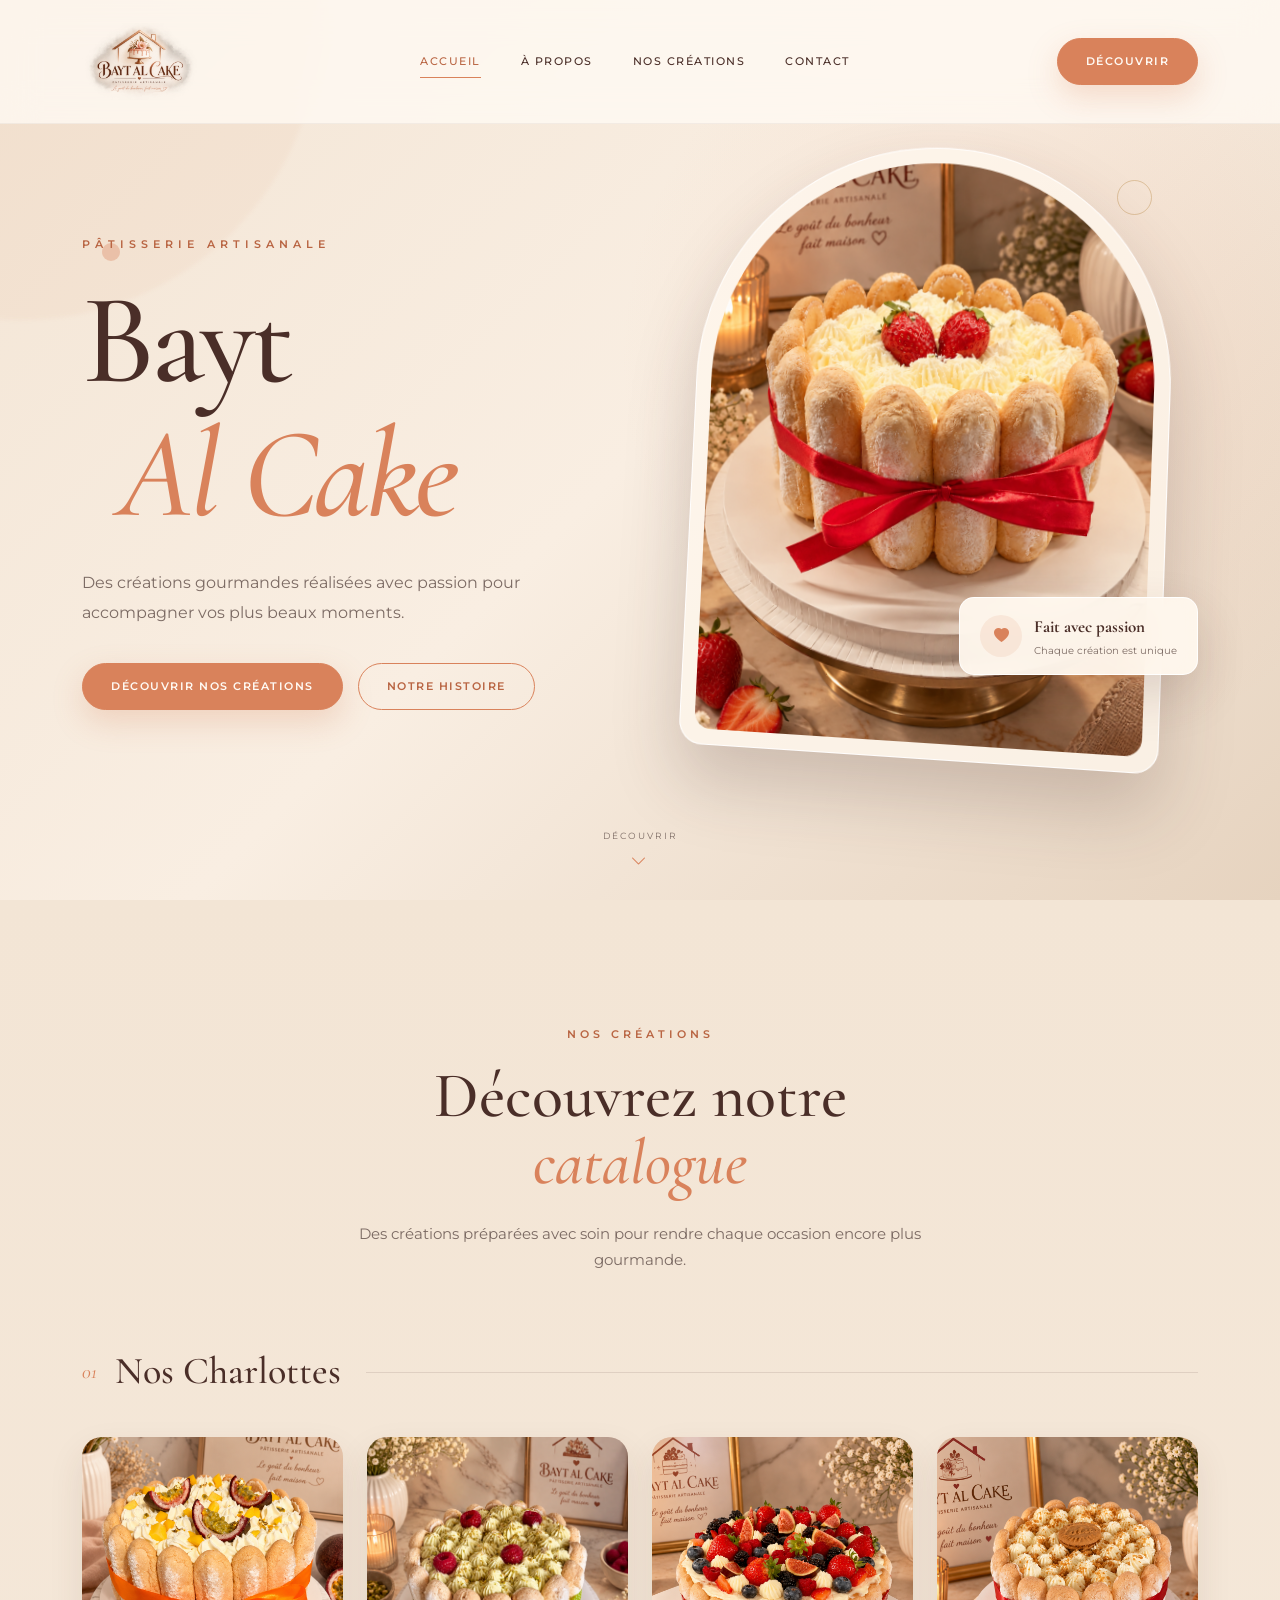
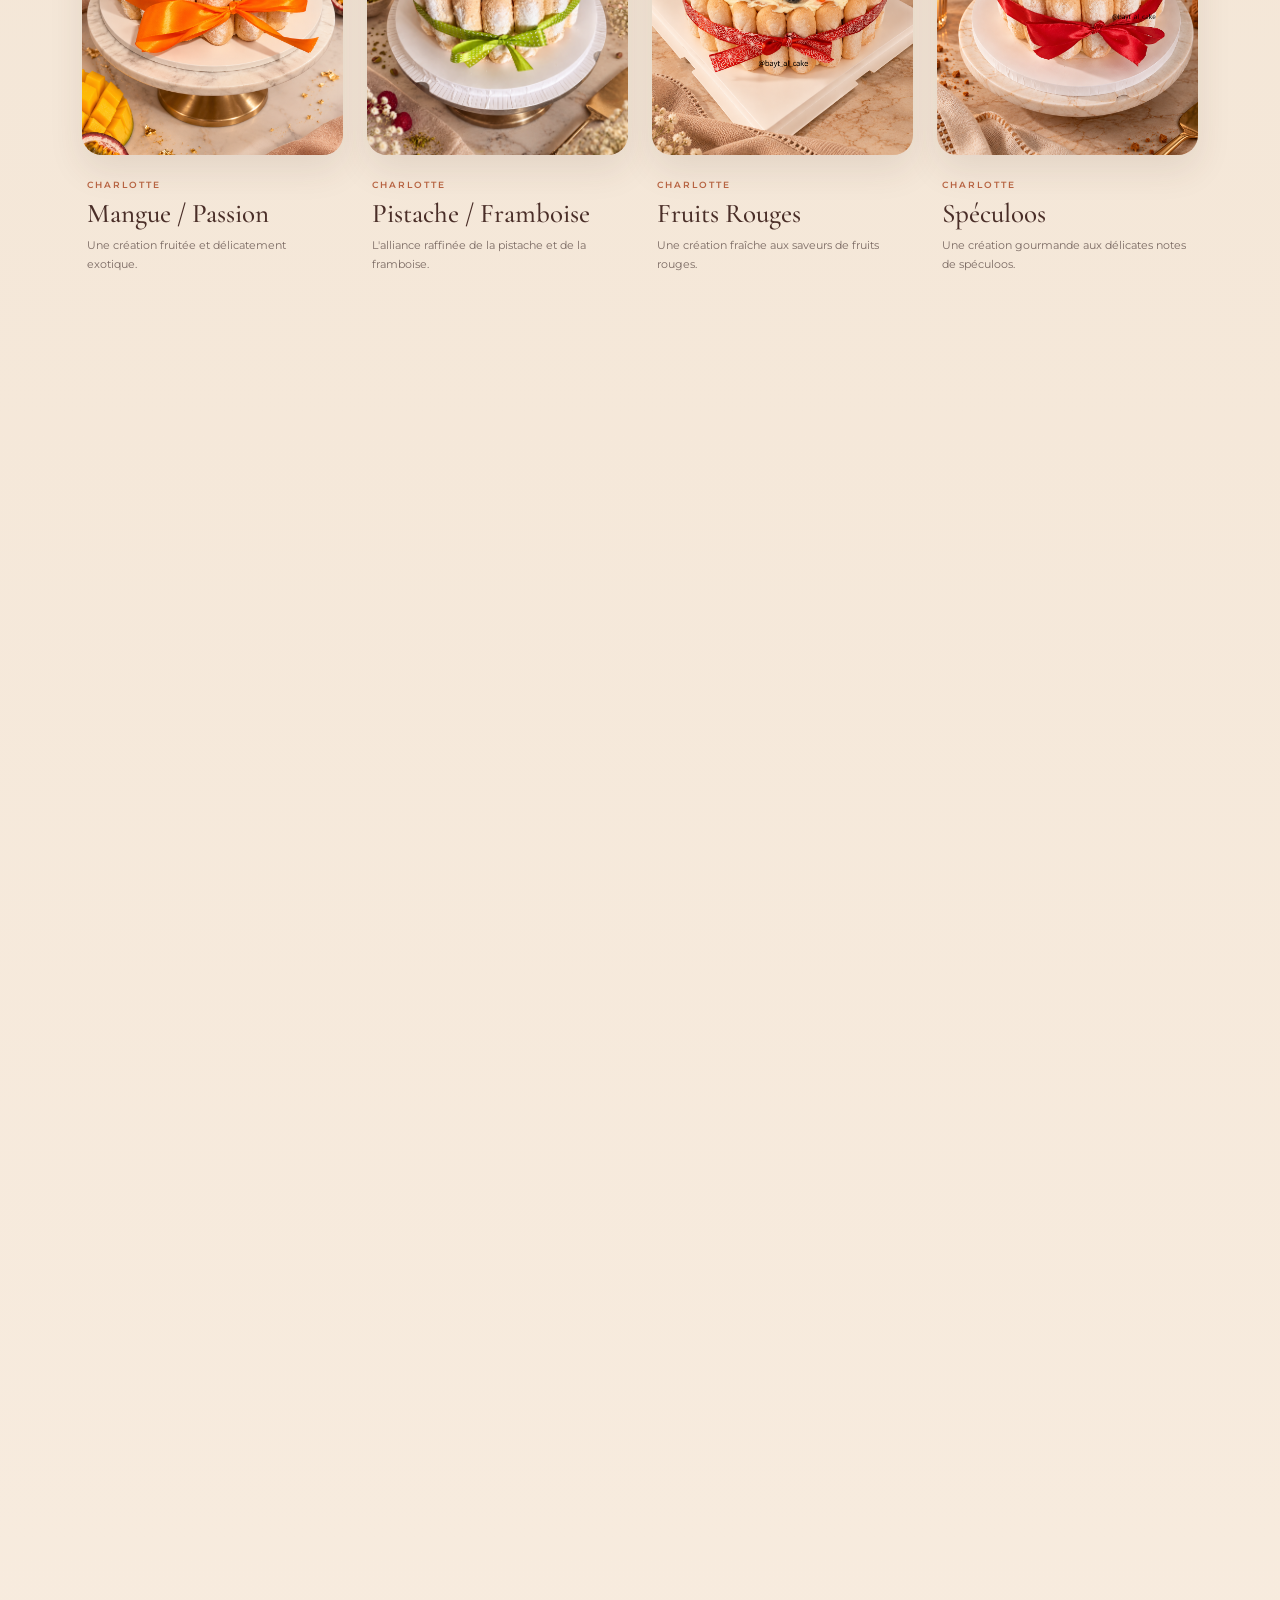
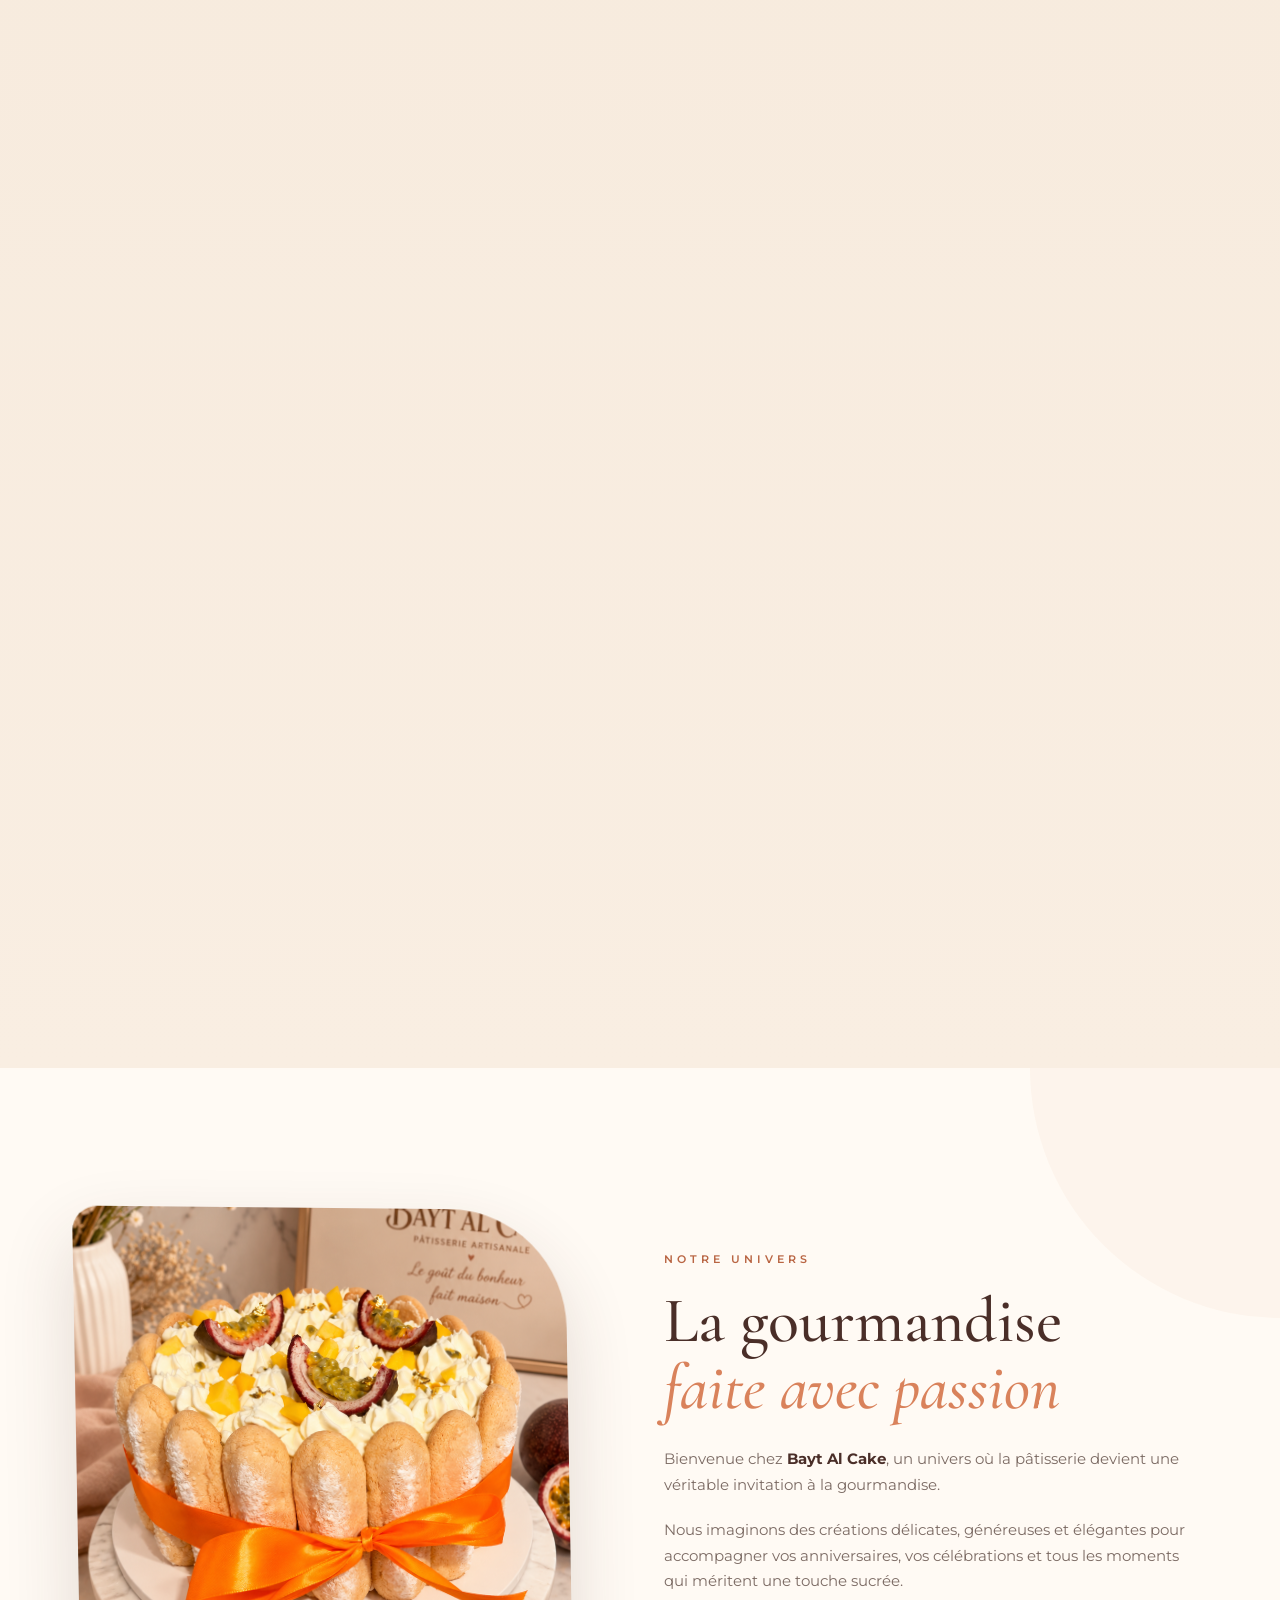
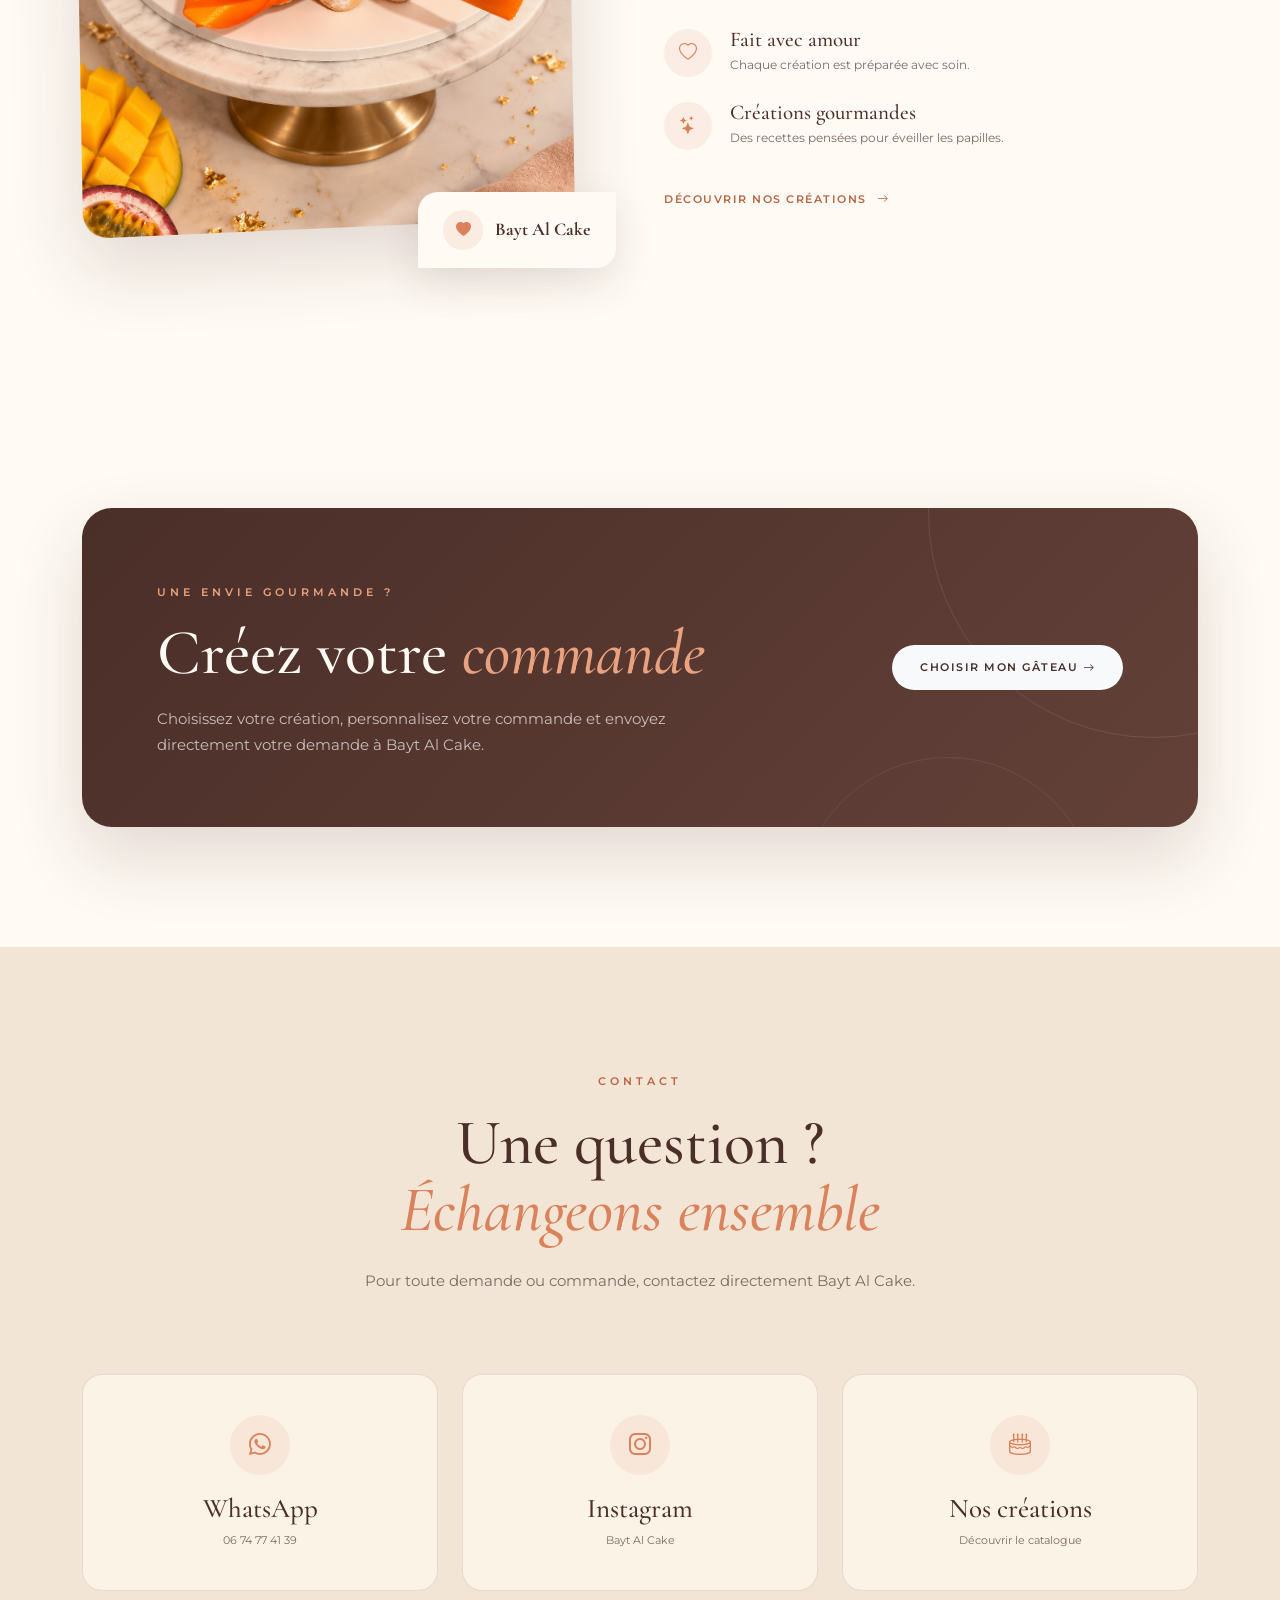
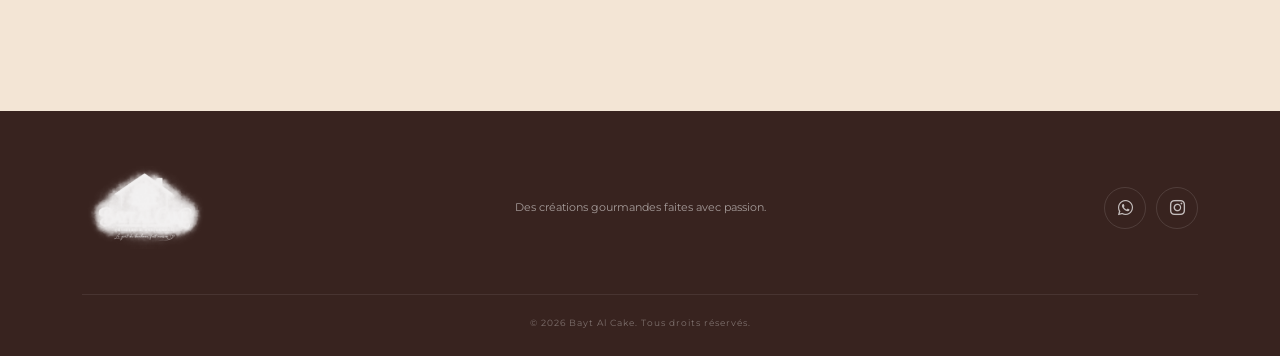
<file: index.html>
<!DOCTYPE html>
<html lang="fr">

<head>
    <meta charset="UTF-8">

    <meta name="viewport" content="width=device-width, initial-scale=1.0">

    <!-- =========================================================
         SEO
    ========================================================== -->

    <meta name="description"
        content="Bayt Al Cake, pâtisserie artisanale : découvrez nos charlottes, fraisiers, framboisiers, gâteaux et verrines faits avec passion.">

    <meta name="keywords"
        content="Bayt Al Cake, pâtisserie artisanale, pâtisserie, gâteaux, gâteau personnalisé, charlotte, charlotte mangue passion, charlotte pistache framboise, fraisier, framboisier, verrines, dessert maison">

    <meta name="author" content="Bayt Al Cake">
    <meta name="robots" content="index, follow, max-image-preview:large">
    <meta name="language" content="fr">
    <meta name="theme-color" content="#4d2b22">

    <!-- URL officielle -->
    <link rel="canonical" href="https://baytalcake.fr/">

    <!-- Open Graph : aperçu lors d'un partage -->
    <meta property="og:type" content="website">
    <meta property="og:locale" content="fr_FR">
    <meta property="og:site_name" content="Bayt Al Cake">
    <meta property="og:title" content="Bayt Al Cake | Pâtisserie artisanale">
    <meta property="og:description"
        content="Découvrez les créations pâtissières artisanales de Bayt Al Cake : charlottes, gâteaux, fraisiers, framboisiers et verrines.">
    <meta property="og:url" content="https://baytalcake.fr/">
    <meta property="og:image" content="https://baytalcake.fr/images/logo.png">
    <meta property="og:image:alt" content="Logo Bayt Al Cake - Pâtisserie artisanale">

    <!-- Twitter / X -->
    <meta name="twitter:card" content="summary">
    <meta name="twitter:title" content="Bayt Al Cake | Pâtisserie artisanale">
    <meta name="twitter:description"
        content="Charlottes, gâteaux, fraisiers, framboisiers et verrines artisanales signés Bayt Al Cake.">
    <meta name="twitter:image" content="https://baytalcake.fr/images/logo.png">
    <meta name="twitter:image:alt" content="Logo Bayt Al Cake - Pâtisserie artisanale">

    <title>Bayt Al Cake | Pâtisserie artisanale, gâteaux & verrines</title>

    <!-- Favicon -->
    <link rel="icon" type="image/png" href="images/logo.png">

    <!-- Données structurées pour les moteurs de recherche -->
    <script type="application/ld+json">
    {
        "@context": "https://schema.org",
        "@type": "Bakery",
        "name": "Bayt Al Cake",
        "url": "https://baytalcake.fr/",
        "logo": "https://baytalcake.fr/images/logo.png",
        "image": "https://baytalcake.fr/images/gateaux/charlotte-fraisier.png",
        "description": "Pâtisserie artisanale proposant des charlottes, gâteaux, fraisiers, framboisiers et verrines réalisés avec passion.",
        "telephone": "+33 6 74 77 41 39",
        "priceRange": "€€",
        "servesCuisine": "Pâtisserie"
    }
    </script>

    <!-- Bootstrap 5 -->
    <link href="https://cdn.jsdelivr.net/npm/bootstrap@5.3.3/dist/css/bootstrap.min.css" rel="stylesheet">

    <!-- Bootstrap Icons -->
    <link rel="stylesheet" href="https://cdn.jsdelivr.net/npm/bootstrap-icons@1.11.3/font/bootstrap-icons.min.css">

    <!-- Google Fonts -->
    <link rel="preconnect" href="https://fonts.googleapis.com">
    <link rel="preconnect" href="https://fonts.gstatic.com" crossorigin>

    <link
        href="https://fonts.googleapis.com/css2?family=Cormorant+Garamond:wght@400;500;600;700&family=Montserrat:wght@300;400;500;600&display=swap"
        rel="stylesheet">

    <!-- CSS principal -->
    <link rel="stylesheet" href="css/style.css">
</head>

<body>

    <!-- =========================================================
         NAVBAR
    ========================================================== -->

    <header class="site-header">

        <nav class="navbar navbar-expand-lg fixed-top">

            <div class="container">

                <!-- Logo -->
                <a class="navbar-brand" href="index.html">

                    <img src="images/logo.png" alt="Bayt Al Cake" class="navbar-logo">

                </a>


                <!-- Bouton mobile -->
                <button class="navbar-toggler" type="button" data-bs-toggle="collapse" data-bs-target="#mainNavbar"
                    aria-controls="mainNavbar" aria-expanded="false" aria-label="Ouvrir le menu">

                    <span class="navbar-toggler-icon"></span>

                </button>


                <!-- Menu -->
                <div class="collapse navbar-collapse" id="mainNavbar">

                    <ul class="navbar-nav mx-auto mb-2 mb-lg-0">

                        <li class="nav-item">
                            <a class="nav-link active" href="#accueil">
                                Accueil
                            </a>
                        </li>

                        <li class="nav-item">
                            <a class="nav-link" href="#presentation">
                                À propos
                            </a>
                        </li>

                        <li class="nav-item">
                            <a class="nav-link" href="#catalogue">
                                Nos créations
                            </a>
                        </li>

                        <li class="nav-item">
                            <a class="nav-link" href="#contact">
                                Contact
                            </a>
                        </li>

                    </ul>


                    <!-- Bouton commande -->
                    <a href="#catalogue" class="btn btn-cake">
                        Découvrir
                    </a>

                </div>

            </div>

        </nav>

    </header>



    <!-- =========================================================
         HERO
    ========================================================== -->

    <main>

        <section id="accueil" class="hero-section">

            <!-- Décorations 3D -->
            <div class="hero-decoration hero-decoration-one"></div>
            <div class="hero-decoration hero-decoration-two"></div>
            <div class="hero-decoration hero-decoration-three"></div>


            <div class="container">

                <div class="row align-items-center min-vh-100">

                    <!-- Texte -->
                    <div class="col-lg-6">

                        <div class="hero-content">

                            <span class="hero-subtitle">
                                PÂTISSERIE ARTISANALE
                            </span>


                            <h1>
                                Bayt
                                <span>Al Cake</span>
                            </h1>


                            <p class="hero-description">

                                Des créations gourmandes réalisées avec
                                passion pour accompagner vos plus beaux
                                moments.

                            </p>


                            <div class="hero-buttons">

                                <a href="#catalogue" class="btn btn-cake btn-lg">
                                    Découvrir nos créations
                                </a>

                                <a href="#presentation" class="btn btn-outline-cake btn-lg">
                                    Notre histoire
                                </a>

                            </div>

                        </div>

                    </div>


                    <!-- Visuel -->
                    <div class="col-lg-6">

                        <div class="hero-visual">

                            <div class="hero-image-card">

                                <div class="hero-image-inner">

                                    <!--
                                        Image principale à remplacer
                                        par la photo souhaitée
                                    -->
                                    <img src="images/gateaux/charlotte-fraisier.png" alt="Charlotte Fraise Bayt Al Cake"
                                        class="hero-image">

                                </div>

                            </div>


                            <!-- Élément flottant -->
                            <div class="hero-floating-card">

                                <span class="floating-icon">
                                    <i class="bi bi-heart-fill"></i>
                                </span>

                                <div>
                                    <strong>
                                        Fait avec passion
                                    </strong>

                                    <small>
                                        Chaque création est unique
                                    </small>
                                </div>

                            </div>

                        </div>

                    </div>

                </div>

            </div>


            <!-- Scroll -->
            <a href="#catalogue" class="scroll-indicator" aria-label="Faire défiler vers la présentation">

                <span>Découvrir</span>

                <i class="bi bi-chevron-down"></i>

            </a>

        </section>

        <!-- =====================================================
             CATALOGUE
        ====================================================== -->

        <section id="catalogue" class="catalogue-section section-padding">

            <div class="container">

                <!-- Titre -->
                <div class="section-heading text-center">

                    <span class="section-label">
                        NOS CRÉATIONS
                    </span>


                    <h2 class="section-title">
                        Découvrez notre
                        <span>catalogue</span>
                    </h2>


                    <p>

                        Des créations préparées avec soin pour rendre
                        chaque occasion encore plus gourmande.

                    </p>

                </div>



                <!-- =================================================
                     CHARLOTTES
                ================================================== -->

                <div class="catalogue-category">

                    <div class="category-heading">

                        <div>

                            <span class="category-number">
                                01
                            </span>

                            <h3>
                                Nos Charlottes
                            </h3>

                        </div>

                        <span class="category-line"></span>

                    </div>


                    <div class="row g-4">


                        <!-- Charlotte Mangue Passion -->
                        <div class="col-sm-6 col-lg-3">

                            <article class="product-card" data-product="Charlotte Mangue / Passion">

                                <a href="gateau.html?gateau=Charlotte%20Mangue%20%2F%20Passion" class="product-link">

                                    <div class="product-image-wrapper">

                                        <img src="images/gateaux/charlotte-mangue-passion.png"
                                            alt="Charlotte Mangue Passion" class="product-image" loading="lazy">

                                        <div class="product-overlay">

                                            <span>
                                                Découvrir
                                                <i class="bi bi-arrow-right"></i>
                                            </span>

                                        </div>

                                    </div>


                                    <div class="product-info">

                                        <span class="product-category">
                                            Charlotte
                                        </span>

                                        <h4>
                                            Mangue / Passion
                                        </h4>

                                        <p>
                                            Une création fruitée et
                                            délicatement exotique.
                                        </p>

                                    </div>

                                </a>

                            </article>

                        </div>



                        <!-- Charlotte Pistache Framboise -->
                        <div class="col-sm-6 col-lg-3">

                            <article class="product-card" data-product="Charlotte Pistache / Framboise">

                                <a href="gateau.html?gateau=Charlotte%20Pistache%20%2F%20Framboise"
                                    class="product-link">

                                    <div class="product-image-wrapper">

                                        <img src="images/gateaux/charlotte-pistache-framboise.png"
                                            alt="Charlotte Pistache Framboise" class="product-image" loading="lazy">

                                        <div class="product-overlay">

                                            <span>
                                                Découvrir
                                                <i class="bi bi-arrow-right"></i>
                                            </span>

                                        </div>

                                    </div>


                                    <div class="product-info">

                                        <span class="product-category">
                                            Charlotte
                                        </span>

                                        <h4>
                                            Pistache / Framboise
                                        </h4>

                                        <p>
                                            L'alliance raffinée de la
                                            pistache et de la framboise.
                                        </p>

                                    </div>

                                </a>

                            </article>

                        </div>



                        <!-- Charlotte Fruits Rouges -->
                        <div class="col-sm-6 col-lg-3">

                            <article class="product-card" data-product="Charlotte Fruits Rouges">

                                <a href="gateau.html?gateau=Charlotte%20Fruits%20Rouges" class="product-link">

                                    <div class="product-image-wrapper">

                                        <img src="images/gateaux/charlotte-fruits-rouges.png"
                                            alt="Charlotte Fruits Rouges" class="product-image" loading="lazy">

                                        <div class="product-overlay">

                                            <span>
                                                Découvrir
                                                <i class="bi bi-arrow-right"></i>
                                            </span>

                                        </div>

                                    </div>


                                    <div class="product-info">

                                        <span class="product-category">
                                            Charlotte
                                        </span>

                                        <h4>
                                            Fruits Rouges
                                        </h4>

                                        <p>
                                            Une création fraîche aux
                                            saveurs de fruits rouges.
                                        </p>

                                    </div>

                                </a>

                            </article>

                        </div>



                        <!-- Charlotte Spéculoos -->
                        <div class="col-sm-6 col-lg-3">

                            <article class="product-card" data-product="Charlotte Spéculoos">

                                <a href="gateau.html?gateau=Charlotte%20Sp%C3%A9culoos" class="product-link">

                                    <div class="product-image-wrapper">

                                        <img src="images/gateaux/charlotte-speculoos.png" alt="Charlotte Spéculoos"
                                            class="product-image" loading="lazy">

                                        <div class="product-overlay">

                                            <span>
                                                Découvrir
                                                <i class="bi bi-arrow-right"></i>
                                            </span>

                                        </div>

                                    </div>


                                    <div class="product-info">

                                        <span class="product-category">
                                            Charlotte
                                        </span>

                                        <h4>
                                            Spéculoos
                                        </h4>

                                        <p>
                                            Une création gourmande aux
                                            délicates notes de spéculoos.
                                        </p>

                                    </div>

                                </a>

                            </article>

                        </div>



                        <!-- Charlotte Fraise -->
                        <div class="col-sm-6 col-lg-3">

                            <article class="product-card" data-product="Charlotte Fraise">

                                <a href="gateau.html?gateau=Charlotte%20Fraise" class="product-link">

                                    <div class="product-image-wrapper">

                                        <img src="images/gateaux/charlotte-fraisier.png" alt="Charlotte Fraise"
                                            class="product-image" loading="lazy">

                                        <div class="product-overlay">

                                            <span>
                                                Découvrir
                                                <i class="bi bi-arrow-right"></i>
                                            </span>

                                        </div>

                                    </div>


                                    <div class="product-info">

                                        <span class="product-category">
                                            Charlotte
                                        </span>

                                        <h4>
                                            Fraise
                                        </h4>

                                        <p>
                                            Un grand classique frais,
                                            fruité et généreux.
                                        </p>

                                    </div>

                                </a>

                            </article>

                        </div>


                    </div>

                </div>



                <!-- =================================================
                     GÂTEAUX
                ================================================== -->

                <div class="catalogue-category">

                    <div class="category-heading">

                        <div>

                            <span class="category-number">
                                02
                            </span>

                            <h3>
                                Nos Gâteaux
                            </h3>

                        </div>

                        <span class="category-line"></span>

                    </div>


                    <div class="row g-4">


                        <!-- Fraisier -->
                        <div class="col-sm-6 col-lg-3">

                            <article class="product-card" data-product="Fraisier">

                                <a href="gateau.html?gateau=Fraisier" class="product-link">

                                    <div class="product-image-wrapper">

                                        <img src="images/gateaux/fraisier-bayt-al-cake.png" alt="Fraisier"
                                            class="product-image" loading="lazy">

                                        <div class="product-overlay">

                                            <span>
                                                Découvrir
                                                <i class="bi bi-arrow-right"></i>
                                            </span>

                                        </div>

                                    </div>


                                    <div class="product-info">

                                        <span class="product-category">
                                            Gâteau
                                        </span>

                                        <h4>
                                            Fraisier
                                        </h4>

                                        <p>
                                            Un gâteau frais et généreux,
                                            sublimé par la douceur de la fraise.
                                        </p>

                                    </div>

                                </a>

                            </article>

                        </div>



                        <!-- Framboisier -->
                        <div class="col-sm-6 col-lg-3">

                            <article class="product-card" data-product="Framboisier">

                                <a href="gateau.html?gateau=Framboisier" class="product-link">

                                    <div class="product-image-wrapper">

                                        <img src="images/gateaux/framboisier.png" alt="Framboisier"
                                            class="product-image" loading="lazy">

                                        <div class="product-overlay">

                                            <span>
                                                Découvrir
                                                <i class="bi bi-arrow-right"></i>
                                            </span>

                                        </div>

                                    </div>


                                    <div class="product-info">

                                        <span class="product-category">
                                            Gâteau
                                        </span>

                                        <h4>
                                            Framboisier
                                        </h4>

                                        <p>
                                            Une création fruitée et délicate
                                            autour de la framboise.
                                        </p>

                                    </div>

                                </a>

                            </article>

                        </div>


                    </div>

                </div>




                <!-- =================================================
                     VERRINES
                ================================================== -->

                <div class="catalogue-category">

                    <div class="category-heading">

                        <div>

                            <span class="category-number">
                                03
                            </span>

                            <h3>
                                Nos Verrines
                            </h3>

                        </div>

                        <span class="category-line"></span>

                    </div>


                    <div class="row g-4">


                        <!-- Verrine Mangue -->
                        <div class="col-sm-6 col-lg-3">

                            <article class="product-card" data-product="Verrine Mangue">

                                <a href="gateau.html?gateau=Verrine%20Mangue" class="product-link">

                                    <div class="product-image-wrapper">

                                        <img src="images/gateaux/verrine-mangue.png" alt="Verrine Mangue"
                                            class="product-image" loading="lazy">

                                        <div class="product-overlay">

                                            <span>
                                                Découvrir
                                                <i class="bi bi-arrow-right"></i>
                                            </span>

                                        </div>

                                    </div>


                                    <div class="product-info">

                                        <span class="product-category">
                                            Verrine
                                        </span>

                                        <h4>
                                            Mangue
                                        </h4>

                                        <p>
                                            Une verrine fraîche aux
                                            notes exotiques.
                                        </p>

                                    </div>

                                </a>

                            </article>

                        </div>



                        <!-- Verrine Speculoos -->
                        <div class="col-sm-6 col-lg-3">

                            <article class="product-card" data-product="Verrine Spéculoos">

                                <a href="gateau.html?gateau=Verrine%20Sp%C3%A9culoos" class="product-link">

                                    <div class="product-image-wrapper">

                                        <img src="images/gateaux/verrine-speculoos.png" alt="Verrine Spéculoos"
                                            class="product-image" loading="lazy">

                                        <div class="product-overlay">

                                            <span>
                                                Découvrir
                                                <i class="bi bi-arrow-right"></i>
                                            </span>

                                        </div>

                                    </div>


                                    <div class="product-info">

                                        <span class="product-category">
                                            Verrine
                                        </span>

                                        <h4>
                                            Spéculoos
                                        </h4>

                                        <p>
                                            Une recette gourmande aux
                                            notes de biscuit épicé.
                                        </p>

                                    </div>

                                </a>

                            </article>

                        </div>



                        <!-- Verrine Oreo -->
                        <div class="col-sm-6 col-lg-3">

                            <article class="product-card" data-product="Verrine Oreo">

                                <a href="gateau.html?gateau=Verrine%20Oreo" class="product-link">

                                    <div class="product-image-wrapper">

                                        <img src="images/gateaux/verrine-oreo.png" alt="Verrine Oreo"
                                            class="product-image" loading="lazy">

                                        <div class="product-overlay">

                                            <span>
                                                Découvrir
                                                <i class="bi bi-arrow-right"></i>
                                            </span>

                                        </div>

                                    </div>


                                    <div class="product-info">

                                        <span class="product-category">
                                            Verrine
                                        </span>

                                        <h4>
                                            Oreo
                                        </h4>

                                        <p>
                                            Une verrine généreuse et
                                            ultra gourmande.
                                        </p>

                                    </div>

                                </a>

                            </article>

                        </div>



                        <!-- Verrine Framboise -->
                        <div class="col-sm-6 col-lg-3">

                            <article class="product-card" data-product="Verrine Framboise">

                                <a href="gateau.html?gateau=Verrine%20Framboise" class="product-link">

                                    <div class="product-image-wrapper">

                                        <img src="images/gateaux/verrine-framboise.png" alt="Verrine Framboise"
                                            class="product-image" loading="lazy">

                                        <div class="product-overlay">

                                            <span>
                                                Découvrir
                                                <i class="bi bi-arrow-right"></i>
                                            </span>

                                        </div>

                                    </div>


                                    <div class="product-info">

                                        <span class="product-category">
                                            Verrine
                                        </span>

                                        <h4>
                                            Framboise
                                        </h4>

                                        <p>
                                            Une création fruitée,
                                            légère et délicate.
                                        </p>

                                    </div>

                                </a>

                            </article>

                        </div>




                        <!-- Verrine Chocolat -->
                        <div class="col-sm-6 col-lg-3">

                            <article class="product-card" data-product="Verrine Chocolat">

                                <a href="gateau.html?gateau=Verrine%20Chocolat" class="product-link">

                                    <div class="product-image-wrapper">

                                        <img src="images/gateaux/verrine-chocolat.png" alt="Verrine Chocolat"
                                            class="product-image" loading="lazy">

                                        <div class="product-overlay">

                                            <span>
                                                Découvrir
                                                <i class="bi bi-arrow-right"></i>
                                            </span>

                                        </div>

                                    </div>


                                    <div class="product-info">

                                        <span class="product-category">
                                            Verrine
                                        </span>

                                        <h4>
                                            Chocolat
                                        </h4>

                                        <p>
                                            Une verrine intensément gourmande
                                            aux notes de chocolat.
                                        </p>

                                    </div>

                                </a>

                            </article>

                        </div>




                        <!-- Verrine Pistache -->
                        <div class="col-sm-6 col-lg-3">

                            <article class="product-card" data-product="Verrine Pistache">

                                <a href="gateau.html?gateau=Verrine%20Pistache" class="product-link">

                                    <div class="product-image-wrapper">

                                        <img src="images/gateaux/verrine-pistache.png" alt="Verrine Pistache"
                                            class="product-image" loading="lazy">

                                        <div class="product-overlay">

                                            <span>
                                                Découvrir
                                                <i class="bi bi-arrow-right"></i>
                                            </span>

                                        </div>

                                    </div>


                                    <div class="product-info">

                                        <span class="product-category">
                                            Verrine
                                        </span>

                                        <h4>
                                            Pistache
                                        </h4>

                                        <p>
                                            Une verrine douce et gourmande
                                            aux délicates notes de pistache.
                                        </p>

                                    </div>

                                </a>

                            </article>

                        </div>



                        <!-- Verrine Coco -->
                        <div class="col-sm-6 col-lg-3">

                            <article class="product-card" data-product="Verrine Coco">

                                <a href="gateau.html?gateau=Verrine%20Coco" class="product-link">

                                    <div class="product-image-wrapper">

                                        <img src="images/gateaux/verrine-coco.png" alt="Verrine Coco"
                                            class="product-image" loading="lazy">

                                        <div class="product-overlay">

                                            <span>
                                                Découvrir
                                                <i class="bi bi-arrow-right"></i>
                                            </span>

                                        </div>

                                    </div>


                                    <div class="product-info">

                                        <span class="product-category">
                                            Verrine
                                        </span>

                                        <h4>
                                            Coco
                                        </h4>

                                        <p>
                                            Une verrine onctueuse aux
                                            délicates saveurs de coco.
                                        </p>

                                    </div>

                                </a>

                            </article>

                        </div>



                        <!-- Verrine Fraise -->
                        <div class="col-sm-6 col-lg-3">

                            <article class="product-card" data-product="Verrine Fraise">

                                <a href="gateau.html?gateau=Verrine%20Fraise" class="product-link">

                                    <div class="product-image-wrapper">

                                        <img src="images/gateaux/verrine-fraise.png" alt="Verrine Fraise"
                                            class="product-image" loading="lazy">

                                        <div class="product-overlay">

                                            <span>
                                                Découvrir
                                                <i class="bi bi-arrow-right"></i>
                                            </span>

                                        </div>

                                    </div>


                                    <div class="product-info">

                                        <span class="product-category">
                                            Verrine
                                        </span>

                                        <h4>
                                            Fraise
                                        </h4>

                                        <p>
                                            Une verrine fraîche et fruitée
                                            aux notes délicates de fraise.
                                        </p>

                                    </div>

                                </a>

                            </article>

                        </div>

                    </div>

                </div>


            </div>

        </section>

        <!-- =====================================================
             PRESENTATION
        ====================================================== -->

        <section id="presentation" class="presentation-section section-padding">

            <div class="container">

                <div class="row align-items-center g-5">

                    <!-- Image -->
                    <div class="col-lg-6">

                        <div class="presentation-visual">

                            <div class="presentation-image-card">

                                <img src="images/gateaux/charlotte-mangue-passion.png"
                                    alt="Création Bayt Al Cake - Charlotte Mangue Passion" loading="lazy">

                            </div>


                            <div class="presentation-badge">

                                <span>
                                    <i class="bi bi-heart-fill"></i>
                                </span>

                                <strong>
                                    Bayt Al Cake
                                </strong>

                            </div>

                        </div>

                    </div>


                    <!-- Texte -->
                    <div class="col-lg-6">

                        <div class="section-content">

                            <span class="section-label">
                                NOTRE UNIVERS
                            </span>


                            <h2 class="section-title">

                                La gourmandise
                                <span>faite avec passion</span>

                            </h2>


                            <p>

                                Bienvenue chez <strong>Bayt Al Cake</strong>,
                                un univers où la pâtisserie devient une
                                véritable invitation à la gourmandise.

                            </p>


                            <p>

                                Nous imaginons des créations délicates,
                                généreuses et élégantes pour accompagner
                                vos anniversaires, vos célébrations et
                                tous les moments qui méritent une touche
                                sucrée.

                            </p>


                            <div class="presentation-features">

                                <div class="feature-item">

                                    <div class="feature-icon">
                                        <i class="bi bi-heart"></i>
                                    </div>

                                    <div>
                                        <h3>Fait avec amour</h3>

                                        <p>
                                            Chaque création est préparée
                                            avec soin.
                                        </p>
                                    </div>

                                </div>


                                <div class="feature-item">

                                    <div class="feature-icon">
                                        <i class="bi bi-stars"></i>
                                    </div>

                                    <div>
                                        <h3>Créations gourmandes</h3>

                                        <p>
                                            Des recettes pensées pour
                                            éveiller les papilles.
                                        </p>
                                    </div>

                                </div>

                            </div>


                            <a href="#catalogue" class="text-link">
                                Découvrir nos créations
                                <i class="bi bi-arrow-right"></i>
                            </a>

                        </div>

                    </div>

                </div>

            </div>

        </section>



        <!-- =====================================================
             COMMANDE
        ====================================================== -->

        <section class="order-section section-padding">

            <div class="container">

                <div class="order-card">

                    <div class="order-decoration"></div>

                    <div class="row align-items-center">

                        <div class="col-lg-8">

                            <span class="section-label">
                                UNE ENVIE GOURMANDE ?
                            </span>


                            <h2>
                                Créez votre
                                <span>commande</span>
                            </h2>


                            <p>

                                Choisissez votre création, personnalisez
                                votre commande et envoyez directement
                                votre demande à Bayt Al Cake.

                            </p>

                        </div>


                        <div class="col-lg-4 text-lg-end">

                            <a href="#catalogue" class="btn btn-light btn-lg">
                                Choisir mon gâteau
                                <i class="bi bi-arrow-right"></i>
                            </a>

                        </div>

                    </div>

                </div>

            </div>

        </section>



        <!-- =====================================================
             CONTACT
        ====================================================== -->

        <section id="contact" class="contact-section section-padding">

            <div class="container">

                <div class="section-heading text-center">

                    <span class="section-label">
                        CONTACT
                    </span>


                    <h2 class="section-title">
                        Une question ?
                        <span>Échangeons ensemble</span>
                    </h2>


                    <p>

                        Pour toute demande ou commande,
                        contactez directement Bayt Al Cake.

                    </p>

                </div>


                <div class="row justify-content-center g-4">

                    <!-- WhatsApp -->
                    <div class="col-md-4">

                        <a href="https://wa.me/33747774139" target="_blank" rel="noopener noreferrer"
                            class="contact-card">

                            <div class="contact-icon">
                                <i class="bi bi-whatsapp"></i>
                            </div>

                            <h3>
                                WhatsApp
                            </h3>

                            <p>
                                06 74 77 41 39
                            </p>

                        </a>

                    </div>


                    <!-- Instagram -->
                    <div class="col-md-4">

                        <div class="contact-card">

                            <div class="contact-icon">
                                <i class="bi bi-instagram"></i>
                            </div>

                            <h3>
                                Instagram
                            </h3>

                            <p>
                                Bayt Al Cake
                            </p>

                        </div>

                    </div>


                    <!-- Commande -->
                    <div class="col-md-4">

                        <a href="#catalogue" class="contact-card">

                            <div class="contact-icon">
                                <i class="bi bi-cake2"></i>
                            </div>

                            <h3>
                                Nos créations
                            </h3>

                            <p>
                                Découvrir le catalogue
                            </p>

                        </a>

                    </div>

                </div>

            </div>

        </section>

    </main>



    <!-- =========================================================
         FOOTER
    ========================================================== -->

    <footer class="site-footer">

        <div class="container">

            <div class="row align-items-center g-4">

                <div class="col-lg-4">

                    <a href="index.html" class="footer-logo">

                        <img src="images/logo.png" alt="Bayt Al Cake">

                    </a>

                </div>


                <div class="col-lg-4 text-center">

                    <p class="footer-text">
                        Des créations gourmandes faites avec passion.
                    </p>

                </div>


                <div class="col-lg-4 text-lg-end">

                    <div class="footer-socials">

                        <a href="https://wa.me/33747774139" target="_blank" rel="noopener noreferrer"
                            aria-label="WhatsApp Bayt Al Cake">
                            <i class="bi bi-whatsapp"></i>
                        </a>

                        <a href="#" aria-label="Instagram Bayt Al Cake">
                            <i class="bi bi-instagram"></i>
                        </a>

                    </div>

                </div>

            </div>


            <div class="footer-bottom">

                <p>
                    © 2026 Bayt Al Cake. Tous droits réservés.
                </p>

            </div>

        </div>

    </footer>



    <!-- =========================================================
         BOOTSTRAP JS
    ========================================================== -->

    <script src="https://cdn.jsdelivr.net/npm/bootstrap@5.3.3/dist/js/bootstrap.bundle.min.js">
    </script>


    <!-- JS principal -->
    <script src="js/script.js"></script>

</body>

</html>
</file>
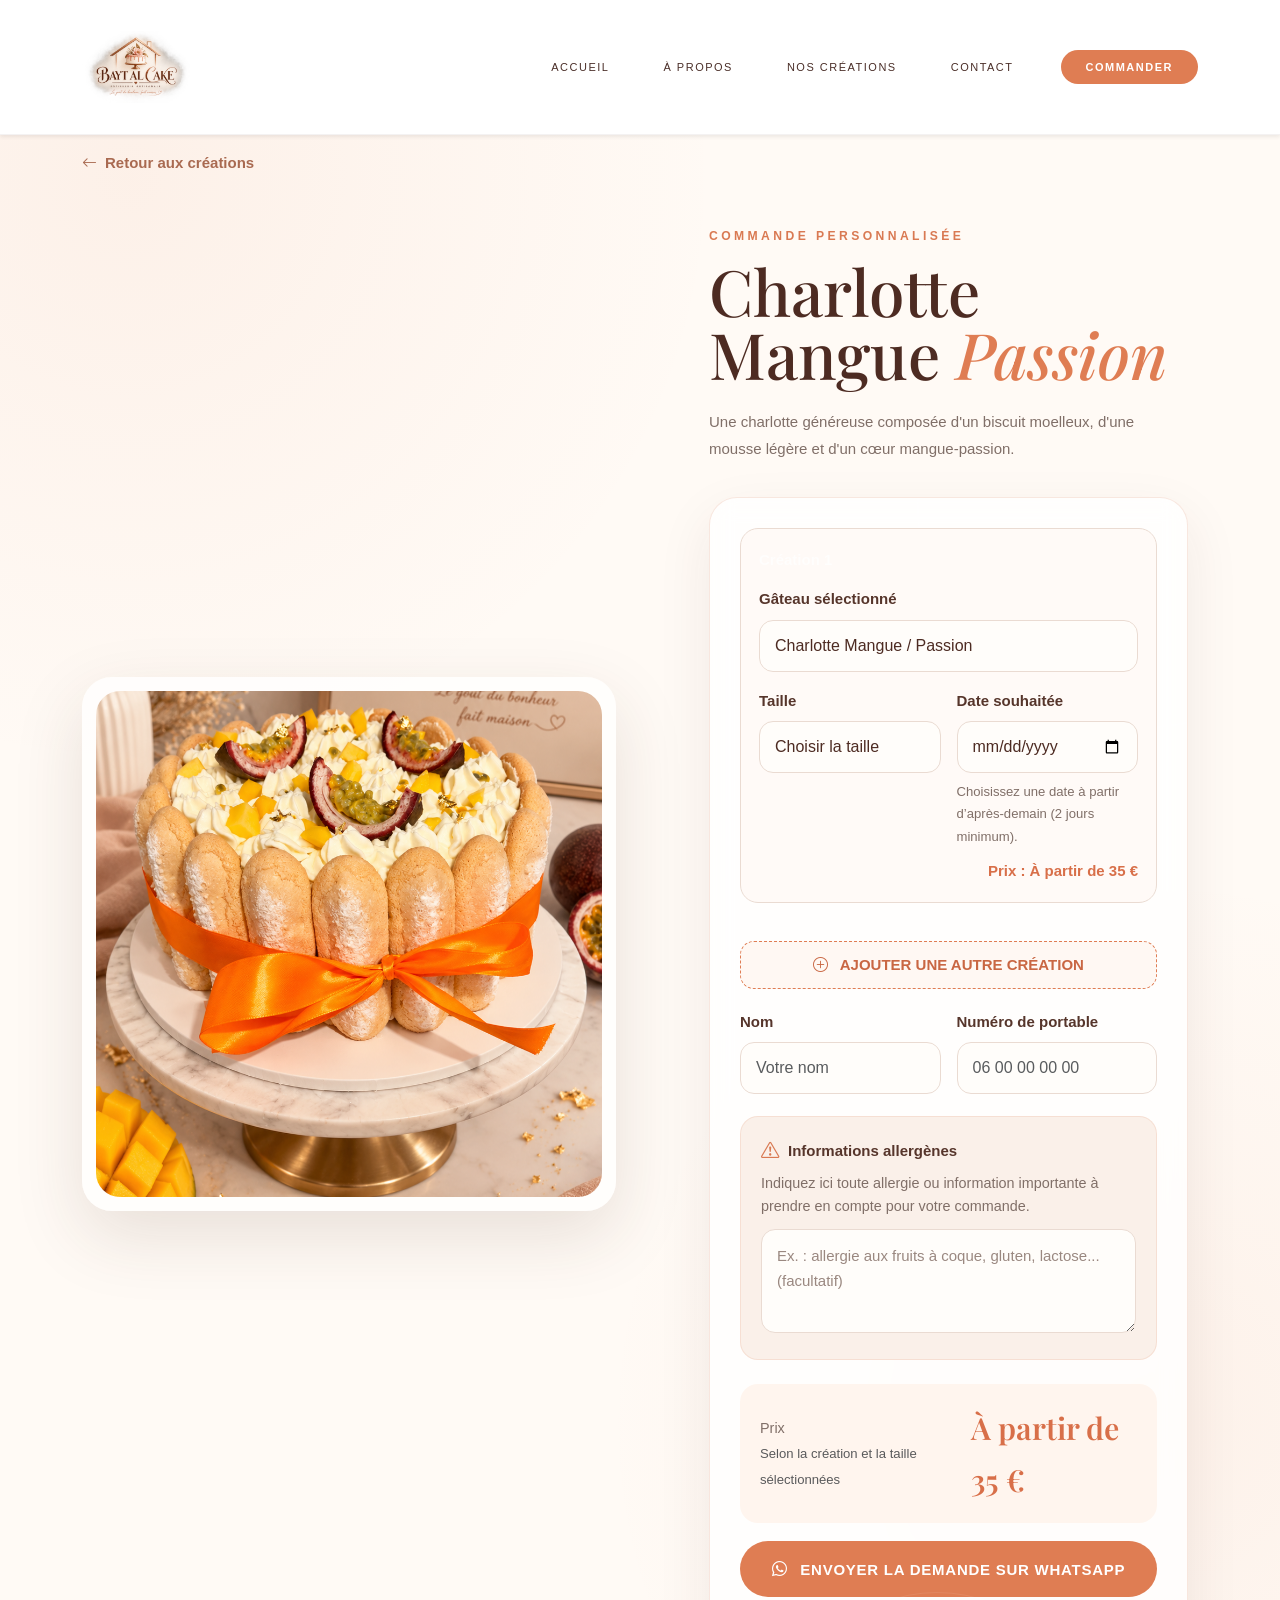
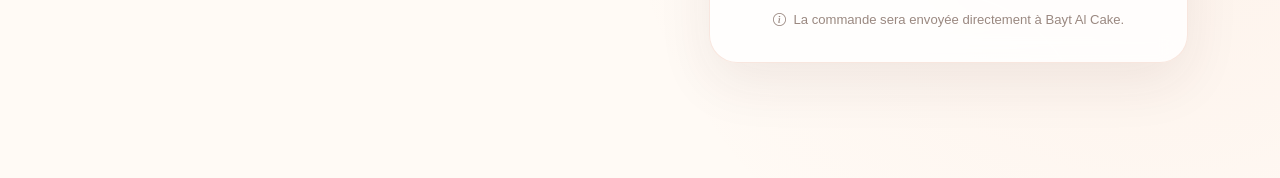
<file: gateau.html>
<!DOCTYPE html>
<html lang="fr">

<head>
    <meta charset="UTF-8">
    <meta name="viewport" content="width=device-width, initial-scale=1.0">

    <!-- =========================================================
         SEO
    ========================================================== -->

    <title>Commander un gâteau | Bayt Al Cake – Pâtisserie artisanale</title>

    <meta name="description"
        content="Commandez votre gâteau chez Bayt Al Cake : charlottes, fraisiers, framboisiers et verrines artisanales. Choisissez votre création, sa taille et votre date, puis envoyez votre demande sur WhatsApp.">

    <meta name="keywords"
        content="commander gâteau, commande gâteau, pâtisserie artisanale, Bayt Al Cake, charlotte, fraisier, framboisier, verrines, gâteau personnalisé, dessert maison">

    <meta name="author" content="Bayt Al Cake">
    <meta name="robots" content="index, follow, max-image-preview:large">
    <meta name="language" content="fr">
    <meta name="theme-color" content="#4d2b22">

    <!-- URL canonique -->
    <link rel="canonical" href="https://baytalcake.fr/gateau.html">

    <!-- Open Graph -->
    <meta property="og:type" content="website">
    <meta property="og:locale" content="fr_FR">
    <meta property="og:site_name" content="Bayt Al Cake">
    <meta property="og:title" content="Commander un gâteau | Bayt Al Cake">
    <meta property="og:description"
        content="Choisissez votre création pâtissière, sa taille ou sa quantité et envoyez votre demande de commande directement à Bayt Al Cake.">
    <meta property="og:url" content="https://baytalcake.fr/gateau.html">
    <meta property="og:image" content="https://baytalcake.fr/images/gateaux/charlotte-mangue-passion.png">
    <meta property="og:image:alt" content="Charlotte Mangue Passion - Bayt Al Cake">

    <!-- Twitter / X -->
    <meta name="twitter:card" content="summary_large_image">
    <meta name="twitter:title" content="Commander un gâteau | Bayt Al Cake">
    <meta name="twitter:description"
        content="Découvrez les créations Bayt Al Cake et préparez votre demande de commande en ligne.">
    <meta name="twitter:image" content="https://baytalcake.fr/images/gateaux/charlotte-mangue-passion.png">
    <meta name="twitter:image:alt" content="Charlotte Mangue Passion - Bayt Al Cake">

    <!-- Données structurées Schema.org -->
    <script type="application/ld+json">
    {
        "@context": "https://schema.org",
        "@type": "WebPage",
        "name": "Commander un gâteau | Bayt Al Cake",
        "url": "https://baytalcake.fr/gateau.html",
        "description": "Page de commande des créations pâtissières artisanales de Bayt Al Cake.",
        "inLanguage": "fr-FR",
        "isPartOf": {
            "@type": "WebSite",
            "name": "Bayt Al Cake",
            "url": "https://baytalcake.fr/"
        },
        "publisher": {
            "@type": "Organization",
            "name": "Bayt Al Cake",
            "url": "https://baytalcake.fr/",
            "logo": {
                "@type": "ImageObject",
                "url": "https://baytalcake.fr/images/logo.png"
            }
        }
    }
    </script>

    <!-- Fil d'Ariane pour les moteurs de recherche -->
    <script type="application/ld+json">
    {
        "@context": "https://schema.org",
        "@type": "BreadcrumbList",
        "itemListElement": [
            {
                "@type": "ListItem",
                "position": 1,
                "name": "Accueil",
                "item": "https://baytalcake.fr/"
            },
            {
                "@type": "ListItem",
                "position": 2,
                "name": "Commander un gâteau",
                "item": "https://baytalcake.fr/gateau.html"
            }
        ]
    }
    </script>

    <!-- Favicon -->
    <link rel="icon" type="image/png" href="images/logo.png">

    <!-- Bootstrap -->
    <link href="https://cdn.jsdelivr.net/npm/bootstrap@5.3.3/dist/css/bootstrap.min.css" rel="stylesheet">

    <!-- Icônes Bootstrap -->
    <link href="https://cdn.jsdelivr.net/npm/bootstrap-icons@1.11.3/font/bootstrap-icons.css" rel="stylesheet">

    <!-- Police -->
    <link rel="preconnect" href="https://fonts.googleapis.com">
    <link rel="preconnect" href="https://fonts.gstatic.com" crossorigin>
    <link
        href="https://fonts.googleapis.com/css2?family=DM+Sans:wght@400;500;600;700&family=Playfair+Display:ital,wght@400;500;600&display=swap"
        rel="stylesheet">

    <!-- CSS du site -->
    <link rel="stylesheet" href="css/style.css">

    <style>
        /* Styles spécifiques à la page gâteau */
        .cake-page {
            min-height: 100vh;
            background:
                radial-gradient(circle at 10% 10%, rgba(225, 127, 82, .08), transparent 30%),
                radial-gradient(circle at 90% 80%, rgba(225, 127, 82, .07), transparent 30%),
                #fffaf5;
        }

        .cake-detail {
            padding: 150px 0 90px;
        }

        .cake-image-wrap {
            position: relative;
            border-radius: 30px;
            padding: 14px;
            background: rgba(255, 255, 255, .75);
            box-shadow: 0 25px 70px rgba(77, 43, 34, .13);
            transform-style: preserve-3d;
            transition: transform .5s ease, box-shadow .5s ease;
        }

        .cake-image-wrap:hover {
            transform: perspective(1200px) rotateY(-3deg) rotateX(2deg) translateY(-5px);
            box-shadow: 0 35px 90px rgba(77, 43, 34, .18);
        }

        .cake-image {
            width: 100%;
            aspect-ratio: 1 / 1;
            object-fit: cover;
            display: block;
            border-radius: 24px;
        }

        .cake-info {
            padding: 25px 10px 25px 45px;
        }

        .eyebrow {
            color: #d97952;
            letter-spacing: .28em;
            text-transform: uppercase;
            font-size: .76rem;
            font-weight: 700;
        }

        .cake-title {
            font-family: "Playfair Display", serif;
            color: #4d2b22;
            font-size: clamp(2.7rem, 5vw, 4.8rem);
            line-height: .98;
            margin: 14px 0 22px;
        }

        .cake-title span {
            color: #df7d53;
            font-style: italic;
        }

        .cake-description {
            color: #806f68;
            line-height: 1.8;
            max-width: 580px;
        }

        .order-card {
            margin-top: 35px;
            padding: 30px;
            border: 1px solid rgba(217, 121, 82, .18);
            border-radius: 28px;
            background: rgba(255, 255, 255, .82);
            box-shadow: 0 20px 55px rgba(77, 43, 34, .08);
            backdrop-filter: blur(12px);
        }

        .form-label {
            color: #56352b;
            font-weight: 600;
            margin-bottom: 8px;
        }

        .form-control,
        .form-select {
            min-height: 52px;
            border: 1px solid #eadbd2;
            border-radius: 14px;
            background: #fffdfa;
            color: #4d2b22;
            padding: 12px 15px;
        }

        .form-control:focus,
        .form-select:focus {
            border-color: #df7d53;
            box-shadow: 0 0 0 .2rem rgba(223, 125, 83, .12);
        }

        .price-box {
            display: flex;
            align-items: center;
            justify-content: space-between;
            gap: 20px;
            margin-top: 24px;
            padding: 18px 20px;
            border-radius: 18px;
            background: #fff5ee;
        }

        .price-label {
            color: #806f68;
            font-size: .9rem;
        }

        .price-value {
            color: #d86f49;
            font-family: "Playfair Display", serif;
            font-size: 1.9rem;
            font-weight: 600;
        }

        .whatsapp-btn {
            width: 100%;
            min-height: 56px;
            margin-top: 18px;
            border: 0;
            border-radius: 999px;
            background: #df7d53;
            color: #fff;
            font-weight: 700;
            letter-spacing: .05em;
            transition: transform .25s ease, box-shadow .25s ease, background .25s ease;
        }

        .whatsapp-btn:hover {
            background: #cf6c48;
            color: #fff;
            transform: translateY(-2px);
            box-shadow: 0 14px 30px rgba(207, 108, 72, .25);
        }

        .back-link {
            display: inline-flex;
            align-items: center;
            gap: 8px;
            color: #a96a51;
            text-decoration: none;
            font-weight: 600;
            margin-bottom: 25px;
        }

        .back-link:hover {
            color: #d86f49;
        }

        .required-note {
            color: #9a8880;
            font-size: .82rem;
            margin-top: 12px;
            text-align: center;
        }


        .allergen-box {
            margin-top: 22px;
            padding: 18px 20px;
            border-radius: 18px;
            background: #faf0e9;
            border: 1px solid rgba(217, 121, 82, .14);
        }

        .allergen-title {
            display: flex;
            align-items: center;
            gap: 9px;
            color: #56352b;
            font-weight: 700;
            margin-bottom: 6px;
        }

        .allergen-title i {
            color: #d97952;
        }

        .allergen-text {
            margin: 0;
            color: #806f68;
            line-height: 1.6;
            font-size: .9rem;
        }

        .hidden-field {
            display: none !important;
        }

        /* Commande groupée */
        .order-items {
            display: flex;
            flex-direction: column;
            gap: 14px;
            margin-top: 22px;
        }

        .order-item {
            position: relative;
            padding: 18px;
            border: 1px solid #eadbd2;
            border-radius: 18px;
            background: #fffaf7;
        }

        .order-item-header {
            display: flex;
            align-items: center;
            justify-content: space-between;
            gap: 12px;
            margin-bottom: 14px;
        }

        .order-item-title {
            color: #56352b;
            font-weight: 700;
            margin: 0;
        }

        .remove-item-btn {
            width: 34px;
            height: 34px;
            border: 1px solid #eadbd2;
            border-radius: 50%;
            background: #fff;
            color: #a96a51;
            display: inline-flex;
            align-items: center;
            justify-content: center;
            transition: .2s ease;
        }

        .remove-item-btn:hover {
            background: #fff0e8;
            color: #cf6c48;
            transform: scale(1.05);
        }

        .add-item-btn {
            width: 100%;
            min-height: 48px;
            margin-top: 16px;
            border: 1px dashed #df7d53;
            border-radius: 14px;
            background: #fff8f3;
            color: #c96743;
            font-weight: 700;
            transition: .2s ease;
        }

        .add-item-btn:hover {
            background: #fff0e8;
            transform: translateY(-1px);
        }

        .order-total-line {
            display: flex;
            align-items: center;
            justify-content: space-between;
            gap: 15px;
            margin-top: 14px;
            padding: 12px 2px 0;
            border-top: 1px solid #eadbd2;
            color: #806f68;
            font-size: .9rem;
        }

        .order-total-line strong {
            color: #d86f49;
            font-family: "Playfair Display", serif;
            font-size: 1.35rem;
        }

        .item-price {
            margin-top: 10px;
            color: #d86f49;
            font-weight: 700;
            text-align: right;
        }

        .add-product-picker {
            margin-top: 14px;
            padding: 16px;
            border-radius: 16px;
            background: #faf0e9;
            border: 1px solid rgba(217, 121, 82, .14);
        }

        .add-product-picker label {
            color: #56352b;
            font-weight: 600;
            margin-bottom: 8px;
        }

        @media (max-width: 991.98px) {
            .cake-detail {
                padding-top: 120px;
            }

            .cake-info {
                padding: 35px 0 0;
            }
        }

        @media (max-width: 575.98px) {
            .cake-detail {
                padding: 105px 0 60px;
            }

            .order-card {
                padding: 22px;
            }

            .cake-title {
                font-size: 3rem;
            }
        }
    </style>
</head>

<body class="cake-page">

    <!-- NAVIGATION -->
    <nav class="navbar navbar-expand-lg fixed-top bg-white shadow-sm" id="mainNavbar">
        <div class="container py-2">

            <a class="navbar-brand d-flex align-items-center" href="index.html" aria-label="Bayt Al Cake - Accueil">
                <img src="images/logo.png" alt="Bayt Al Cake - Pâtisserie fait maison" height="72"
                    style="width:auto; object-fit:contain;">
            </a>

            <button class="navbar-toggler" type="button" data-bs-toggle="collapse" data-bs-target="#navbarContent"
                aria-controls="navbarContent" aria-expanded="false" aria-label="Ouvrir le menu">
                <span class="navbar-toggler-icon"></span>
            </button>

            <div class="collapse navbar-collapse" id="navbarContent">
                <ul class="navbar-nav ms-auto align-items-lg-center gap-lg-4">
                    <li class="nav-item">
                        <a class="nav-link" href="index.html">Accueil</a>
                    </li>
                    <li class="nav-item">
                        <a class="nav-link" href="index.html#apropos">À propos</a>
                    </li>
                    <li class="nav-item">
                        <a class="nav-link" href="index.html#creations">Nos créations</a>
                    </li>
                    <li class="nav-item">
                        <a class="nav-link" href="index.html#contact">Contact</a>
                    </li>
                    <li class="nav-item ms-lg-2 mt-2 mt-lg-0">
                        <a class="btn rounded-pill px-4 py-2 fw-bold" href="#commande"
                            style="background:#df7d53;color:#fff;">
                            Commander
                        </a>
                    </li>
                </ul>
            </div>
        </div>
    </nav>

    <main class="cake-detail">
        <div class="container">

            <a href="index.html#creations" class="back-link">
                <i class="bi bi-arrow-left"></i>
                Retour aux créations
            </a>

            <div class="row align-items-center g-5">

                <!-- PHOTO -->
                <div class="col-lg-6">
                    <div class="cake-image-wrap">
                        <img id="cakeImage" class="cake-image" src="images/gateaux/charlotte-mangue-passion.png"
                            alt="Charlotte Mangue Passion Bayt Al Cake">
                    </div>
                </div>

                <!-- INFORMATIONS + FORMULAIRE -->
                <div class="col-lg-6">
                    <div class="cake-info">

                        <div class="eyebrow">Commande personnalisée</div>

                        <h1 class="cake-title" id="cakeTitle">
                            Charlotte <span>Mangue / Passion</span>
                        </h1>

                        <p class="cake-description" id="cakeDescription">
                            Une charlotte généreuse composée d'un biscuit moelleux,
                            d'une mousse légère et d'un cœur mangue-passion.
                        </p>

                        <div class="order-card" id="commande">
                            <form id="cakeOrderForm">

                                <!-- Création principale -->
                                <div class="order-item" id="mainOrderItem">
                                    <div class="order-item-header">
                                        <p class="order-item-title mb-0">Création 1</p>
                                    </div>

                                    <div class="mb-3">
                                        <label for="selectedCake" class="form-label">Gâteau sélectionné</label>
                                        <input type="text" class="form-control" id="selectedCake" name="gateau"
                                            value="Charlotte Mangue / Passion" readonly>
                                    </div>

                                    <div class="row g-3">
                                        <div class="col-md-6" id="sizeGroup">
                                            <label for="size" class="form-label">Taille</label>
                                            <select class="form-select" id="size" name="taille" required>
                                                <option value="">Choisir la taille</option>
                                                <option value="6-8 parts" data-price="35">6-8 parts — 35 €</option>
                                                <option value="10-12 parts" data-price="45">10-12 parts — 45 €</option>
                                                <option value="16-18 parts" data-price="55">16-18 parts — 55 €</option>
                                            </select>
                                        </div>

                                        <div class="col-md-6 d-none" id="quantityGroup">
                                            <label for="quantity" class="form-label">Nombre de verrines</label>
                                            <input type="number" class="form-control" id="quantity" name="quantite"
                                                min="20" step="1" placeholder="Minimum 20 verrines">
                                            <div class="form-hint">1,50 € la pièce · minimum 20 pièces</div>
                                        </div>

                                        <div class="col-md-6">
                                            <label for="deliveryDate" class="form-label">Date souhaitée</label>

                                            <input type="date" class="form-control" id="deliveryDate" name="date"
                                                required>
                                            <small id="dateHelp" style="display:block; margin-top:8px; color:#806f68;">
                                                Choisissez une date à partir d’après-demain (2 jours minimum).
                                            </small>

                                        </div>
                                    </div>

                                    <div class="item-price" id="mainItemPrice">Prix : À partir de 35 €</div>
                                </div>

                                <!-- Créations supplémentaires -->
                                <div id="additionalItems" class="order-items"></div>

                                <button type="button" class="add-item-btn" id="addItemBtn">
                                    <i class="bi bi-plus-circle me-2"></i>
                                    AJOUTER UNE AUTRE CRÉATION
                                </button>

                                <!-- COORDONNÉES -->
                                <div class="row g-3 mt-1">
                                    <div class="col-md-6">
                                        <label for="customerName" class="form-label">Nom</label>
                                        <input type="text" class="form-control" id="customerName" name="nom"
                                            placeholder="Votre nom" autocomplete="name" required>
                                    </div>

                                    <div class="col-md-6">
                                        <label for="phone" class="form-label">Numéro de portable</label>
                                        <input type="tel" class="form-control" id="phone" name="telephone"
                                            placeholder="06 00 00 00 00" autocomplete="tel" inputmode="tel" required>
                                    </div>
                                </div>

                                <!-- INFORMATIONS ALLERGÈNES -->
                                <div class="allergen-box">
                                    <div class="allergen-title">
                                        <i class="bi bi-exclamation-triangle"></i>
                                        <span>Informations allergènes</span>
                                    </div>

                                    <span class="allergen-help">
                                        Indiquez ici toute allergie ou information importante à prendre en compte pour
                                        votre commande.
                                    </span>

                                    <textarea id="allergenInfo" name="allergenes" class="allergen-input"
                                        placeholder="Ex. : allergie aux fruits à coque, gluten, lactose... (facultatif)"
                                        rows="3"></textarea>
                                </div>

                                <!-- PRIX TOTAL -->
                                <div class="price-box">
                                    <div>
                                        <div class="price-label">Prix</div>
                                        <small class="text-muted" id="priceSubtext">Selon les créations
                                            sélectionnées</small>
                                    </div>

                                    <div class="price-value" id="priceDisplay">
                                        À partir de 35 €
                                    </div>
                                </div>

                                <button type="submit" class="whatsapp-btn">
                                    <i class="bi bi-whatsapp me-2"></i>
                                    ENVOYER LA DEMANDE SUR WHATSAPP
                                </button>

                                <div class="required-note">
                                    <i class="bi bi-info-circle me-1"></i>
                                    La commande sera envoyée directement à Bayt Al Cake.
                                </div>

                            </form>
                        </div>

                    </div>
                </div>
            </div>
        </div>
    </main>

    <!-- Bootstrap JS -->
    <script src="https://cdn.jsdelivr.net/npm/bootstrap@5.3.3/dist/js/bootstrap.bundle.min.js"></script>

    <!-- JS du site -->
    <script src="js/script.js"></script>

    <!-- Fonctionnement de la page gâteau -->
    <script>
        document.addEventListener("DOMContentLoaded", () => {

            const products = {
                "Charlotte Mangue / Passion": {
                    type: "cake",
                    image: "images/gateaux/charlotte-mangue-passion.png",
                    description: "Une charlotte généreuse composée d'un biscuit moelleux, d'une mousse légère et d'un cœur mangue-passion."
                },
                "Charlotte Pistache / Framboise": {
                    type: "cake",
                    image: "images/gateaux/charlotte-pistache-framboise.png",
                    description: "Une charlotte délicate associant la douceur de la pistache à la fraîcheur de la framboise."
                },
                "Charlotte Fruits Rouges": {
                    type: "cake",
                    image: "images/gateaux/charlotte-fruits-rouges.png",
                    description: "Une création fruitée et généreuse autour de la vanille et d'un mélange de fruits rouges."
                },
                "Charlotte Fraise": {
                    type: "cake",
                    image: "images/gateaux/charlotte-fraisier.png",
                    description: "Une charlotte fraîche et gourmande à la vanille, accompagnée de fraises fraîches."
                },
                "Charlotte Spéculoos": {
                    type: "cake",
                    image: "images/gateaux/charlotte-speculoos.png",
                    description: "Une charlotte gourmande aux notes de spéculoos."
                },
                "Fraisier": {
                    type: "fixedCake",
                    image: "images/gateaux/fraisier.png",
                    description: "Un fraisier généreux et gourmand aux fraises fraîches et à la crème légère."
                },
                "Framboisier": {
                    type: "fixedCake",
                    image: "images/gateaux/framboisier.png",
                    description: "Un framboisier fruité et gourmand aux framboises fraîches et à la crème légère."
                },
                "Verrine Mangue": {
                    type: "verrine",
                    image: "images/gateaux/verrine-mangue.png",
                    description: "Une verrine légère et fruitée à la mangue, idéale pour une pause gourmande."
                },
                "Verrine Spéculoos": {
                    type: "verrine",
                    image: "images/gateaux/verrine-speculoos.png",
                    description: "Une verrine onctueuse associant crème mascarpone et éclats de spéculoos."
                },
                "Verrine Oreo": {
                    type: "verrine",
                    image: "images/gateaux/verrine-oreo.png",
                    description: "Une verrine ultra gourmande à la crème vanillée et aux biscuits Oreo."
                },
                "Verrine Framboise": {
                    type: "verrine",
                    image: "images/gateaux/verrine-framboise.png",
                    description: "Une verrine fraîche et délicate à la crème légère et aux framboises fraîches."
                }
                ,
                "Verrine Chocolat": {
                    type: "verrine",
                    image: "images/gateaux/verrine-chocolat.png",
                    description: "Une verrine gourmande au chocolat et à la chantilly maison."
                },
                "Verrine Pistache": {
                    type: "verrine",
                    image: "images/gateaux/verrine-pistache.png",
                    description: "Une verrine douce et gourmande aux délicates notes de pistache."
                },
                "Verrine Coco": {
                    type: "verrine",
                    image: "images/gateaux/verrine-coco.png",
                    description: "Une verrine onctueuse aux délicates saveurs de coco."
                },
                "Verrine Fraise": {
                    type: "verrine",
                    image: "images/gateaux/verrine-fraise.png",
                    description: "Une verrine fraîche et fruitée aux notes délicates de fraise."
                }
            };

            const params = new URLSearchParams(window.location.search);
            const requestedCake = params.get("produit") || params.get("gateau");
            const defaultProduct = "Charlotte Mangue / Passion";
            const initialProduct = products[requestedCake] ? requestedCake : defaultProduct;

            const cakeImage = document.getElementById("cakeImage");
            const cakeTitle = document.getElementById("cakeTitle");
            const cakeDescription = document.getElementById("cakeDescription");
            const selectedCake = document.getElementById("selectedCake");
            const size = document.getElementById("size");
            const sizeGroup = document.getElementById("sizeGroup");
            const quantity = document.getElementById("quantity");
            const quantityGroup = document.getElementById("quantityGroup");
            const deliveryDate = document.getElementById("deliveryDate");
            const mainItemPrice = document.getElementById("mainItemPrice");
            const priceDisplay = document.getElementById("priceDisplay");
            const priceSubtext = document.getElementById("priceSubtext");
            const additionalItems = document.getElementById("additionalItems");
            const addItemBtn = document.getElementById("addItemBtn");
            const form = document.getElementById("cakeOrderForm");

            // Date minimale : après-demain (délai minimum de 2 jours).
            const today = new Date();
            today.setDate(today.getDate() + 2);

            const localToday = new Date(today.getTime() - today.getTimezoneOffset() * 60000)
                .toISOString()
                .split("T")[0];

            deliveryDate.min = localToday;

            const charlotteAllergens = `
                <strong>Allergènes – Charlottes</strong>
                <p>Nos charlottes sont préparées avec :</p>
                <ul>
                    <li>🌾 <strong>Gluten :</strong> présent dans les biscuits cuillères.</li>
                    <li>🥚 <strong>Œufs :</strong> présents dans les biscuits cuillères.</li>
                    <li>🥛 <strong>Lait et produits laitiers :</strong> présents dans la crème liquide, le mascarpone et éventuellement le sucre vanillé selon sa composition.</li>
                </ul>
                <p class="mb-0">Pour toute allergie ou question concernant la composition d’une charlotte, merci de nous contacter avant toute commande.</p>
            `;

            const verrineAllergens = `
                <strong>Allergènes – Verrines</strong>
                <p>Nos verrines sont préparées avec une chantilly maison à base de :</p>
                <ul>
                    <li>🥛 <strong>Lait et produits laitiers :</strong> crème liquide et mascarpone.</li>
                </ul>
                <p>Les fruits et les coulis varient selon les recettes. Les allergènes éventuels présents dans les coulis dépendent de leur composition.</p>
                <p class="mb-0">Pour toute allergie alimentaire, merci de nous contacter avant de passer commande afin de connaître la composition exacte de la verrine choisie.</p>
            `;

            function applyMainProduct(productName) {
                const product = products[productName] || products[defaultProduct];
                const isVerrine = product.type === "verrine";

                selectedCake.value = productName;
                cakeImage.src = product.image;
                cakeImage.alt = productName;
                cakeDescription.textContent = product.description;

                if (productName.includes("/")) {
                    const parts = productName.split("/");
                    cakeTitle.innerHTML = `${parts[0].trim()} <span>${parts[1].trim()}</span>`;
                } else {
                    const firstSpace = productName.indexOf(" ");
                    if (firstSpace > -1) {
                        cakeTitle.innerHTML = `${productName.substring(0, firstSpace)} <span>${productName.substring(firstSpace + 1)}</span>`;
                    } else {
                        cakeTitle.innerHTML = `<span>${productName}</span>`;
                    }
                }

                if (isVerrine) {
                    sizeGroup.classList.add("hidden-field");
                    size.required = false;
                    size.disabled = false;
                    size.value = "";
                    quantityGroup.classList.remove("d-none");
                    quantity.required = true;
                    quantity.value = "20";
                } else if (product.type === "fixedCake") {
                    // Fraisier et Framboisier : taille unique 8-10 parts.
                    sizeGroup.classList.remove("hidden-field");
                    size.innerHTML = '<option value="8-10 parts" selected>8-10 parts</option>';
                    size.disabled = true;
                    size.required = false;
                    quantityGroup.classList.add("d-none");
                    quantity.required = false;
                    quantity.value = "";
                } else {
                    // Charlottes : tailles disponibles selon les tarifs.
                    sizeGroup.classList.remove("hidden-field");
                    size.disabled = false;
                    size.required = true;
                    size.innerHTML = `
                        <option value="">Choisir la taille</option>
                        <option value="6-8 parts" data-price="35">6-8 parts — 35 €</option>
                        <option value="10-12 parts" data-price="45">10-12 parts — 45 €</option>
                        <option value="16-18 parts" data-price="55">16-18 parts — 55 €</option>
                    `;
                    quantityGroup.classList.add("d-none");
                    quantity.required = false;
                    quantity.value = "";
                }

                updateAllergenText(product.type);
                updatePrices();
            }

            function updateAllergenText(type) {
                const text = document.getElementById("allergenInfo");
                const help = document.querySelector(".allergen-help");
                if (!text || !help) return;

                // Le champ reste libre : on conserve toujours ce que le client a déjà écrit.
                help.textContent = type === "verrine"
                    ? "Indiquez ici toute allergie ou information importante à prendre en compte pour votre commande."
                    : "Indiquez ici toute allergie ou information importante à prendre en compte pour votre commande.";
            }

            function productSelectHTML(selected = "") {
                const options = Object.keys(products)
                    .map(name => `<option value="${escapeHtml(name)}" ${name === selected ? "selected" : ""}>${escapeHtml(name)}</option>`)
                    .join("");
                return `<select class="form-select additional-product-select" aria-label="Choisir une création">
                    <option value="">Choisir une création</option>
                    ${options}
                </select>`;
            }

            function escapeHtml(value) {
                return String(value)
                    .replace(/&/g, "&amp;")
                    .replace(/</g, "&lt;")
                    .replace(/>/g, "&gt;")
                    .replace(/\"/g, "&quot;")
                    .replace(/'/g, "&#039;");
            }

            function itemMarkup(index) {
                return `
                    <div class="order-item additional-order-item" data-index="${index}">
                        <div class="order-item-header">
                            <p class="order-item-title mb-0">Création ${index + 1}</p>
                            <button type="button" class="remove-item-btn" aria-label="Supprimer cette création">
                                <i class="bi bi-x-lg"></i>
                            </button>
                        </div>

                        <div class="mb-3">
                            <label class="form-label">Gâteau / verrine</label>
                            ${productSelectHTML()}
                        </div>

                        <div class="row g-3 item-options"></div>
                        <div class="item-price">Prix : <span class="additional-item-price">À confirmer</span></div>
                    </div>
                `;
            }

            function optionsMarkup(type) {
                if (type === "verrine") {
                    return `
                        <div class="col-md-6">
                            <label class="form-label">Nombre de verrines</label>
                            <input type="number" class="form-control additional-quantity" min="20" step="1" value="20" placeholder="Minimum 20 verrines">
                            <div class="form-hint">1,50 € la pièce · minimum 20 pièces</div>
                        </div>
                    `;
                }

                if (type === "fixedCake") {
                    return `
                        <div class="col-md-6">
                            <label class="form-label">Taille</label>
                            <input type="text" class="form-control" value="8-10 parts" readonly>
                        </div>
                    `;
                }

                return `
                    <div class="col-md-6">
                        <label class="form-label">Taille</label>
                        <select class="form-select additional-size">
                            <option value="">Choisir la taille</option>
                            <option value="6-8 parts" data-price="35">6-8 parts — 35 €</option>
                            <option value="10-12 parts" data-price="45">10-12 parts — 45 €</option>
                            <option value="16-18 parts" data-price="55">16-18 parts — 55 €</option>
                        </select>
                    </div>
                `;
            }

            function getItemPrice(type, sizeValue, quantityValue) {
                if (type === "verrine") {
                    const q = Number(quantityValue);
                    if (!Number.isInteger(q) || q < 20) return null;
                    return q * 1.5;
                }
                const option = [...size.options].find(o => o.value === sizeValue);
                return option?.dataset.price ? Number(option.dataset.price) : null;
            }

            function updateMainItemPrice() {
                const product = products[selectedCake.value] || products[defaultProduct];
                if (product.type === "verrine") {
                    const q = Number(quantity.value);
                    mainItemPrice.textContent = Number.isInteger(q) && q >= 20
                        ? `Prix : ${formatPrice(q * 1.5)}`
                        : "Prix : À partir de 30 €";
                } else if (product.type === "fixedCake") {
                    mainItemPrice.textContent = "Prix : 40 €";
                } else {
                    const option = size.options[size.selectedIndex];
                    mainItemPrice.textContent = option?.dataset.price
                        ? `Prix : ${formatPrice(Number(option.dataset.price))}`
                        : "Prix : À partir de 35 €";
                }
            }

            function updateAdditionalItem(item) {
                const select = item.querySelector(".additional-product-select");
                const optionsContainer = item.querySelector(".item-options");
                const priceElement = item.querySelector(".additional-item-price");
                const product = products[select.value];

                if (!product) {
                    optionsContainer.innerHTML = "";
                    priceElement.textContent = "À confirmer";
                    updatePrices();
                    return;
                }

                optionsContainer.innerHTML = optionsMarkup(product.type);

                const input = optionsContainer.querySelector(".additional-size, .additional-quantity");
                input?.addEventListener("change", () => updatePrices());
                input?.addEventListener("input", () => updatePrices());

                if (product.type === "verrine") {
                    priceElement.textContent = formatPrice(30);
                } else if (product.type === "fixedCake") {
                    priceElement.textContent = formatPrice(40);
                } else {
                    priceElement.textContent = "À partir de 35 €";
                }

                updatePrices();
            }

            function getAdditionalItems() {
                return [...additionalItems.querySelectorAll(".additional-order-item")].map(item => {
                    const productName = item.querySelector(".additional-product-select")?.value || "";
                    const product = products[productName];
                    if (!productName || !product) return { item, valid: false };

                    if (product.type === "verrine") {
                        const q = Number(item.querySelector(".additional-quantity")?.value);
                        const price = Number.isInteger(q) && q >= 20 ? q * 1.5 : null;
                        return { item, valid: price !== null, name: productName, type: product.type, quantity: q, price };
                    }

                    if (product.type === "fixedCake") {
                        return {
                            item,
                            valid: true,
                            name: productName,
                            type: product.type,
                            size: "",
                            price: 40
                        };
                    }

                    const select = item.querySelector(".additional-size");
                    const option = select?.options[select.selectedIndex];
                    const price = option?.dataset.price ? Number(option.dataset.price) : null;
                    return { item, valid: price !== null, name: productName, type: product.type, size: select?.value || "", price };
                });
            }

            function updatePrices() {
                updateMainItemPrice();

                let total = 0;
                let hasUnconfirmed = false;

                const mainProduct = products[selectedCake.value] || products[defaultProduct];
                if (mainProduct.type === "verrine") {
                    const q = Number(quantity.value);
                    if (Number.isInteger(q) && q >= 20) total += q * 1.5;
                    else hasUnconfirmed = true;
                } else if (mainProduct.type === "fixedCake") {
                    total += 40;
                } else {
                    const option = size.options[size.selectedIndex];
                    if (option?.dataset.price) total += Number(option.dataset.price);
                    else hasUnconfirmed = true;
                }

                getAdditionalItems().forEach(data => {
                    if (data.valid) total += data.price;
                    else hasUnconfirmed = true;

                    const priceEl = data.item.querySelector(".additional-item-price");
                    if (priceEl) {
                        if (data.price !== undefined && data.price !== null) {
                            priceEl.textContent = formatPrice(data.price);
                        } else if (data.type === "verrine") {
                            priceEl.textContent = "À partir de 30 €";
                        } else if (data.type === "fixedCake") {
                            priceEl.textContent = "40 €";
                        } else {
                            priceEl.textContent = "À partir de 35 €";
                        }
                    }
                });

                priceDisplay.textContent = hasUnconfirmed
                    ? (total > 0 ? `À partir de ${formatPrice(total)}` : "À partir de 35 €")
                    : formatPrice(total);

                priceSubtext.textContent = additionalItems.children.length
                    ? "Total de la commande groupée"
                    : "Selon la création et la taille sélectionnées";
            }

            function formatPrice(value) {
                return `${Number(value).toFixed(2).replace(/\.00$/, "").replace(".", ",")} €`;
            }

            function addItem() {
                const index = additionalItems.children.length + 1;
                const wrapper = document.createElement("div");
                wrapper.innerHTML = itemMarkup(index);
                const item = wrapper.firstElementChild;
                additionalItems.appendChild(item);

                const select = item.querySelector(".additional-product-select");
                select.addEventListener("change", () => updateAdditionalItem(item));

                item.querySelector(".remove-item-btn").addEventListener("click", () => {
                    item.remove();
                    refreshItemNumbers();
                    updatePrices();
                });

                updatePrices();
                item.scrollIntoView({ behavior: "smooth", block: "center" });
            }

            function refreshItemNumbers() {
                [...additionalItems.children].forEach((item, index) => {
                    const title = item.querySelector(".order-item-title");
                    if (title) title.textContent = `Création ${index + 2}`;
                });
            }

            applyMainProduct(initialProduct);

            size.addEventListener("change", updatePrices);
            quantity.addEventListener("input", updatePrices);
            quantity.addEventListener("change", updatePrices);
            addItemBtn.addEventListener("click", addItem);

            form.addEventListener("submit", event => {
                event.preventDefault();

                // Vérification de la création principale.
                const mainProduct = products[selectedCake.value] || products[defaultProduct];
                if (mainProduct.type === "verrine") {
                    const q = Number(quantity.value);
                    if (!Number.isInteger(q) || q < 20) {
                        quantity.setCustomValidity("Le minimum de commande est de 20 verrines.");
                    } else {
                        quantity.setCustomValidity("");
                    }
                } else if (mainProduct.type === "fixedCake") {
                    quantity.setCustomValidity("");
                } else {
                    quantity.setCustomValidity("");
                }

                const additionalData = getAdditionalItems();
                const invalidAdditional = additionalData.find(data => !data.valid);
                if (invalidAdditional) {
                    alert("Merci de choisir une création et ses options pour chaque ajout.");
                    invalidAdditional.item.querySelector(".additional-product-select")?.focus();
                    return;
                }

                if (!form.checkValidity()) {
                    form.reportValidity();
                    return;
                }

                const name = document.getElementById("customerName").value.trim();
                const phone = document.getElementById("phone").value.trim();
                const requestedDate = deliveryDate.value.split("-").reverse().join("/");
                const allergenInfo = document.getElementById("allergenInfo").value.trim();

                const mainOption = size.options[size.selectedIndex];
                const mainQuantity = Number(quantity.value);
                const mainPrice = mainProduct.type === "verrine"
                    ? mainQuantity * 1.5
                    : mainProduct.type === "fixedCake"
                        ? 40
                        : Number(mainOption?.dataset.price);

                let message = `Bonjour Bayt Al Cake\n\nJe souhaite faire une demande de commande :\n\nCréation 1 : ${selectedCake.value}`;

                if (mainProduct.type === "verrine") {
                    message += `\nNombre de verrines : ${mainQuantity}\nPrix : ${formatPrice(mainPrice)} (1,50 € / pièce)`;
                } else if (mainProduct.type === "fixedCake") {
                    message += `\nTaille : 8-10 parts\nPrix : ${formatPrice(mainPrice)}`;
                } else {
                    message += `\nTaille : ${size.value}\nPrix : ${formatPrice(mainPrice)}`;
                }

                additionalData.forEach((data, index) => {
                    message += `\n\nCréation ${index + 2} : ${data.name}`;
                    if (data.type === "verrine") {
                        message += `\nNombre de verrines : ${data.quantity}\nPrix : ${formatPrice(data.price)} (1,50 € / pièce)`;
                    } else if (data.type === "fixedCake") {
                        message += `\nTaille : 8-10 parts\nPrix : ${formatPrice(data.price)}`;
                    } else {
                        message += `\nTaille : ${data.size}\nPrix : ${formatPrice(data.price)}`;
                    }
                });

                const total = mainPrice + additionalData.reduce((sum, data) => sum + data.price, 0);
                message += `\n\nPrix total : ${formatPrice(total)}\nDate souhaitée : ${requestedDate}\n\nNom : ${name}\nTéléphone : ${phone}\n\nAllergènes / informations : ${allergenInfo || "Aucune allergie ou information particulière signalée."}`;

                const whatsappNumber = "33674774139";
                const whatsappURL = `https://wa.me/${whatsappNumber}?text=${encodeURIComponent(message)}`;
                window.open(whatsappURL, "_blank", "noopener,noreferrer");
            });
        });
    </script>

</body>

</html>
</file>
<file: css/style.css>
/* ============================================================
   BAYT AL CAKE
   STYLE PRINCIPAL
============================================================ */


/* ============================================================
   VARIABLES
============================================================ */

:root {

    --cream: #f3e5d5;
    --cream-dark: #e6d3bf;
    --white: #fffaf4;

    --orange: #d9825b;
    --orange-light: #e9a27f;
    --orange-dark: #b96543;

    --brown: #4a2e28;
    --brown-light: #76544b;

    --gold: #c59b63;

    --text: #4a3934;
    --text-light: #7c6b64;

    --border: rgba(74, 46, 40, 0.12);

    --shadow-soft:
        0 20px 50px rgba(74, 46, 40, 0.10);

    --shadow-medium:
        0 30px 70px rgba(74, 46, 40, 0.16);

    --shadow-3d:
        0 35px 70px rgba(74, 46, 40, 0.22);

    --transition:
        all 0.45s cubic-bezier(0.22, 1, 0.36, 1);

    --title-font:
        "Cormorant Garamond", serif;

    --body-font:
        "Montserrat", sans-serif;
}


/* ============================================================
   RESET
============================================================ */

* {
    margin: 0;
    padding: 0;
    box-sizing: border-box;
}

html {
    scroll-behavior: smooth;
}

body {
    background: var(--cream);
    color: var(--text);
    font-family: var(--body-font);
    font-size: 15px;
    line-height: 1.7;
    overflow-x: hidden;
}

img {
    max-width: 100%;
    display: block;
}

a {
    color: inherit;
    text-decoration: none;
}

button,
a {
    -webkit-tap-highlight-color: transparent;
}


/* ============================================================
   TYPOGRAPHY
============================================================ */

h1,
h2,
h3,
h4,
h5,
h6 {
    font-family: var(--title-font);
    color: var(--brown);
    line-height: 1.05;
}

p {
    color: var(--text-light);
}


/* ============================================================
   GENERAL
============================================================ */

.section-padding {
    padding: 120px 0;
}

.section-label {
    display: inline-block;

    margin-bottom: 18px;

    color: var(--orange-dark);

    font-size: 11px;
    font-weight: 600;

    letter-spacing: 4px;

    text-transform: uppercase;
}

.section-title {
    margin-bottom: 25px;

    font-size: clamp(42px, 5vw, 68px);
    font-weight: 500;
}

.section-title span {
    display: block;
    color: var(--orange);
    font-style: italic;
}

.section-heading {
    max-width: 760px;
    margin: 0 auto 80px;
}

.section-heading p {
    max-width: 600px;
    margin: 0 auto;
}


/* ============================================================
   BUTTONS
============================================================ */

.btn {
    border-radius: 50px;

    padding: 14px 28px;

    font-family: var(--body-font);
    font-size: 11px;
    font-weight: 600;

    letter-spacing: 1.5px;

    text-transform: uppercase;

    transition: var(--transition);
}

.btn-cake {
    background: var(--orange);
    border: 1px solid var(--orange);

    color: var(--white);

    box-shadow:
        0 12px 30px rgba(217, 130, 91, 0.25);
}

.btn-cake:hover {
    background: var(--orange-dark);
    border-color: var(--orange-dark);

    color: var(--white);

    transform: translateY(-4px);

    box-shadow:
        0 18px 40px rgba(185, 101, 67, 0.30);
}

.btn-outline-cake {
    background: transparent;

    border: 1px solid var(--orange);

    color: var(--orange-dark);
}

.btn-outline-cake:hover {
    background: var(--orange);

    color: var(--white);

    transform: translateY(-4px);
}


/* ============================================================
   NAVBAR
============================================================ */

.navbar {
    padding: 18px 0;

    background:
        rgba(255, 250, 244, 0.78);

    backdrop-filter: blur(18px);
    -webkit-backdrop-filter: blur(18px);

    border-bottom:
        1px solid rgba(74, 46, 40, 0.06);

    z-index: 1000;

    transition: var(--transition);
}

.navbar-brand {
    display: flex;
    align-items: center;
}

.navbar-logo {
    width: 115px;
    height: auto;

    transition: var(--transition);
}

.navbar-logo:hover {
    transform: scale(1.04);
}

.navbar-nav {
    gap: 10px;
}

.nav-link {
    position: relative;

    padding: 8px 15px !important;

    color: var(--brown) !important;

    font-size: 11px;
    font-weight: 500;

    letter-spacing: 1.5px;

    text-transform: uppercase;

    transition: var(--transition);
}

.nav-link::after {
    content: "";

    position: absolute;

    left: 15px;
    right: 15px;
    bottom: 1px;

    height: 1px;

    background: var(--orange);

    transform:
        scaleX(0);

    transform-origin: center;

    transition: var(--transition);
}

.nav-link:hover,
.nav-link.active {
    color: var(--orange-dark) !important;
}

.nav-link:hover::after,
.nav-link.active::after {
    transform: scaleX(1);
}

.navbar-toggler {
    border: 1px solid var(--border);

    border-radius: 50%;

    width: 45px;
    height: 45px;

    padding: 9px;
}

.navbar-toggler:focus {
    box-shadow: none;
}


/* ============================================================
   HERO
============================================================ */

.hero-section {
    position: relative;

    min-height: 100vh;

    display: flex;
    align-items: center;

    overflow: hidden;

    background:
        radial-gradient(
            circle at 80% 40%,
            rgba(233, 162, 127, 0.16),
            transparent 35%
        ),

        linear-gradient(
            135deg,
            var(--cream) 0%,
            #f9eee2 50%,
            var(--cream-dark) 100%
        );
}

.hero-section::before {
    content: "";

    position: absolute;

    width: 600px;
    height: 600px;

    top: -280px;
    left: -280px;

    border-radius: 50%;

    background:
        rgba(217, 130, 91, 0.06);

    filter: blur(2px);
}


/* ============================================================
   HERO DECORATIONS
============================================================ */

.hero-decoration {
    position: absolute;

    border-radius: 50%;

    pointer-events: none;

    animation:
        floatingDecoration 7s ease-in-out infinite;
}

.hero-decoration-one {
    width: 18px;
    height: 18px;

    top: 27%;
    left: 8%;

    background: var(--orange);

    opacity: 0.35;
}

.hero-decoration-two {
    width: 35px;
    height: 35px;

    top: 20%;
    right: 10%;

    border: 1px solid var(--gold);

    opacity: 0.5;

    animation-delay: 1.5s;
}

.hero-decoration-three {
    width: 12px;
    height: 12px;

    bottom: 20%;
    right: 42%;

    background: var(--gold);

    opacity: 0.4;

    animation-delay: 3s;
}

@keyframes floatingDecoration {

    0%,
    100% {
        transform: translate3d(0, 0, 0);
    }

    50% {
        transform: translate3d(0, -20px, 0);
    }
}


/* ============================================================
   HERO CONTENT
============================================================ */

.hero-content {
    position: relative;

    z-index: 3;

    padding-top: 40px;
}

.hero-subtitle {
    display: inline-block;

    margin-bottom: 20px;

    color: var(--orange-dark);

    font-size: 11px;
    font-weight: 600;

    letter-spacing: 5px;
}

.hero-content h1 {
    margin-bottom: 25px;

    font-size:
        clamp(75px, 10vw, 150px);

    font-weight: 500;

    letter-spacing: -4px;
}

.hero-content h1 span {
    display: block;

    color: var(--orange);

    font-style: italic;

    transform:
        translateX(35px);
}

.hero-description {
    max-width: 500px;

    margin-bottom: 35px;

    font-size: 16px;
    line-height: 1.9;
}

.hero-buttons {
    display: flex;

    flex-wrap: wrap;

    gap: 15px;
}


/* ============================================================
   HERO VISUAL
============================================================ */

.hero-visual {
    position: relative;

    display: flex;

    align-items: center;
    justify-content: center;

    min-height: 650px;

    perspective: 1400px;
}

.hero-image-card {
    position: relative;

    width: min(480px, 90%);

    padding: 15px;

    background:
        rgba(255, 248, 239, 0.72);

    border:
        1px solid rgba(255, 255, 255, 0.9);

    border-radius: 250px 250px 25px 25px;

    box-shadow:
        var(--shadow-3d);

    transform:
        rotateY(-8deg)
        rotateX(3deg)
        rotateZ(2deg);

    transition:
        transform 0.8s cubic-bezier(0.22, 1, 0.36, 1);

    animation:
        heroFloat 6s ease-in-out infinite;

    z-index: 2;
}

.hero-image-card:hover {
    transform:
        rotateY(0deg)
        rotateX(0deg)
        rotateZ(0deg)
        translateY(-10px);
}

.hero-image-inner {
    position: relative;

    overflow: hidden;

    border-radius:
        235px 235px 18px 18px;
}

.hero-image {
    width: 100%;
    height: 580px;

    object-fit: cover;

    transition:
        transform 1s cubic-bezier(0.22, 1, 0.36, 1);
}

.hero-image-card:hover .hero-image {
    transform: scale(1.06);
}

@keyframes heroFloat {

    0%,
    100% {
        transform:
            rotateY(-8deg)
            rotateX(3deg)
            rotateZ(2deg)
            translateY(0);
    }

    50% {
        transform:
            rotateY(-5deg)
            rotateX(5deg)
            rotateZ(1deg)
            translateY(-15px);
    }
}


/* ============================================================
   HERO FLOATING CARD
============================================================ */

.hero-floating-card {
    position: absolute;

    right: 0;
    bottom: 100px;

    display: flex;

    align-items: center;

    gap: 12px;

    padding: 15px 20px;

    background:
        rgba(255, 248, 239, 0.94);

    backdrop-filter: blur(15px);

    border:
        1px solid rgba(255, 255, 255, 0.9);

    border-radius: 15px;

    box-shadow:
        0 20px 50px rgba(74, 46, 40, 0.16);

    z-index: 5;

    animation:
        floatingCard 5s ease-in-out infinite;
}

.floating-icon {
    display: flex;

    align-items: center;
    justify-content: center;

    width: 42px;
    height: 42px;

    border-radius: 50%;

    background:
        rgba(217, 130, 91, 0.12);

    color: var(--orange);

    font-size: 15px;
}

.hero-floating-card strong {
    display: block;

    color: var(--brown);

    font-family: var(--title-font);

    font-size: 17px;
}

.hero-floating-card small {
    display: block;

    color: var(--text-light);

    font-size: 10px;
}

@keyframes floatingCard {

    0%,
    100% {
        transform: translateY(0);
    }

    50% {
        transform: translateY(-12px);
    }
}


/* ============================================================
   SCROLL INDICATOR
============================================================ */

.scroll-indicator {
    position: absolute;

    left: 50%;
    bottom: 25px;

    display: flex;

    flex-direction: column;

    align-items: center;

    gap: 5px;

    color: var(--text-light);

    font-size: 9px;

    letter-spacing: 2px;

    text-transform: uppercase;

    transform:
        translateX(-50%);

    z-index: 5;
}

.scroll-indicator i {
    color: var(--orange);

    font-size: 16px;

    animation:
        scrollArrow 1.8s ease-in-out infinite;
}

@keyframes scrollArrow {

    0%,
    100% {
        transform: translateY(0);
    }

    50% {
        transform: translateY(8px);
    }
}


/* ============================================================
   PRESENTATION
============================================================ */

.presentation-section {
    position: relative;

    background: var(--white);

    overflow: hidden;
}

.presentation-section::before {
    content: "";

    position: absolute;

    width: 500px;
    height: 500px;

    right: -250px;
    top: -250px;

    border-radius: 50%;

    background:
        rgba(217, 130, 91, 0.05);
}


/* ============================================================
   PRESENTATION VISUAL
============================================================ */

.presentation-visual {
    position: relative;

    padding: 20px 40px 40px 0;
}

.presentation-image-card {
    position: relative;

    overflow: hidden;

    border-radius:
        25px 120px 25px 25px;

    box-shadow:
        var(--shadow-medium);

    transform:
        perspective(1000px)
        rotateY(5deg)
        rotateZ(-1deg);

    transition: var(--transition);
}

.presentation-image-card:hover {
    transform:
        perspective(1000px)
        rotateY(0)
        rotateZ(0)
        translateY(-8px);
}

.presentation-image-card img {
    width: 100%;
    height: 620px;

    object-fit: cover;

    transition: transform 1s ease;
}

.presentation-image-card:hover img {
    transform: scale(1.05);
}

.presentation-badge {
    position: absolute;

    right: 0;
    bottom: 0;

    display: flex;

    align-items: center;

    gap: 12px;

    padding: 18px 25px;

    background: var(--white);

    border-radius: 20px 0 20px 0;

    box-shadow:
        0 15px 40px rgba(74, 46, 40, 0.12);
}

.presentation-badge span {
    display: flex;

    align-items: center;
    justify-content: center;

    width: 40px;
    height: 40px;

    border-radius: 50%;

    background:
        rgba(217, 130, 91, 0.12);

    color: var(--orange);
}

.presentation-badge strong {
    color: var(--brown);

    font-family: var(--title-font);

    font-size: 18px;
}


/* ============================================================
   PRESENTATION CONTENT
============================================================ */

.section-content {
    max-width: 600px;
}

.section-content > p {
    margin-bottom: 20px;

    font-size: 15px;
}

.section-content strong {
    color: var(--brown);
}

.presentation-features {
    margin-top: 35px;
    margin-bottom: 35px;
}

.feature-item {
    display: flex;

    gap: 18px;

    margin-bottom: 25px;
}

.feature-icon {
    flex-shrink: 0;

    display: flex;

    align-items: center;
    justify-content: center;

    width: 48px;
    height: 48px;

    border-radius: 50%;

    background:
        rgba(217, 130, 91, 0.10);

    color: var(--orange);

    font-size: 18px;
}

.feature-item h3 {
    margin-bottom: 4px;

    font-size: 21px;
}

.feature-item p {
    margin: 0;

    font-size: 12px;
}

.text-link {
    display: inline-flex;

    align-items: center;

    gap: 10px;

    color: var(--orange-dark);

    font-size: 11px;
    font-weight: 600;

    letter-spacing: 1.5px;

    text-transform: uppercase;

    transition: var(--transition);
}

.text-link i {
    transition: var(--transition);
}

.text-link:hover {
    color: var(--brown);
}

.text-link:hover i {
    transform: translateX(6px);
}


/* ============================================================
   CATALOGUE
============================================================ */

.catalogue-section {
    background:
        linear-gradient(
            180deg,
            var(--cream) 0%,
            #f9eee2 100%
        );
}

.catalogue-category {
    margin-bottom: 110px;
}

.category-heading {
    display: flex;

    align-items: center;

    gap: 25px;

    margin-bottom: 45px;
}

.category-heading > div {
    display: flex;

    align-items: center;

    gap: 18px;

    white-space: nowrap;
}

.category-number {
    color: var(--orange);

    font-family: var(--title-font);

    font-size: 20px;

    font-style: italic;
}

.category-heading h3 {
    margin: 0;

    font-size: 38px;

    font-weight: 500;
}

.category-line {
    flex: 1;

    height: 1px;

    background:
        rgba(74, 46, 40, 0.12);
}


/* ============================================================
   PRODUCT CARD
============================================================ */

.product-card {
    position: relative;

    height: 100%;

    perspective: 1200px;
}

.product-link {
    display: block;

    height: 100%;

    background: transparent;

    border-radius: 20px;

    transition:
        transform 0.5s cubic-bezier(0.22, 1, 0.36, 1);
}

.product-card:hover .product-link {
    transform:
        translateY(-12px)
        rotateX(2deg);
}

.product-image-wrapper {
    position: relative;

    overflow: hidden;

    aspect-ratio: 0.82;

    border-radius: 20px;

    background:
        var(--cream-dark);

    box-shadow:
        0 15px 35px rgba(74, 46, 40, 0.10);

    transform:
        translateZ(0);

    transition: var(--transition);
}

.product-card:hover .product-image-wrapper {
    box-shadow:
        var(--shadow-3d);

    transform:
        translateZ(20px);
}

.product-image {
    width: 100%;
    height: 100%;

    object-fit: cover;

    transition:
        transform 0.8s cubic-bezier(0.22, 1, 0.36, 1);
}

.product-card:hover .product-image {
    transform: scale(1.08);
}


/* ============================================================
   PRODUCT OVERLAY
============================================================ */

.product-overlay {
    position: absolute;

    inset: 0;

    display: flex;

    align-items: flex-end;

    justify-content: center;

    padding: 25px;

    background:
        linear-gradient(
            to top,
            rgba(74, 46, 40, 0.55),
            transparent 45%
        );

    opacity: 0;

    transition: var(--transition);
}

.product-card:hover .product-overlay {
    opacity: 1;
}

.product-overlay span {
    display: inline-flex;

    align-items: center;

    gap: 10px;

    padding: 10px 18px;

    background:
        rgba(255, 255, 255, 0.92);

    border-radius: 50px;

    color: var(--brown);

    font-size: 10px;
    font-weight: 600;

    letter-spacing: 1px;

    text-transform: uppercase;

    transform:
        translateY(20px);

    transition: var(--transition);
}

.product-card:hover .product-overlay span {
    transform:
        translateY(0);
}

.product-overlay i {
    color: var(--orange);
}


/* ============================================================
   PRODUCT INFO
============================================================ */

.product-info {
    padding: 22px 5px 0;
}

.product-category {
    display: block;

    margin-bottom: 7px;

    color: var(--orange-dark);

    font-size: 9px;
    font-weight: 600;

    letter-spacing: 2px;

    text-transform: uppercase;
}

.product-info h4 {
    margin-bottom: 8px;

    font-size: 27px;

    font-weight: 500;

    transition: var(--transition);
}

.product-card:hover .product-info h4 {
    color: var(--orange-dark);
}

.product-info p {
    margin: 0;

    font-size: 11px;

    line-height: 1.7;
}


/* ============================================================
   FEATURED PRODUCT
============================================================ */

.catalogue-featured {
    margin-top: 40px;
}

.featured-product-image {
    position: relative;

    overflow: hidden;

    border-radius:
        25px 120px 25px 25px;

    box-shadow:
        var(--shadow-medium);

    perspective: 1200px;

    transform:
        rotateY(4deg);

    transition: var(--transition);
}

.featured-product-image:hover {
    transform:
        rotateY(0)
        translateY(-8px);
}

.featured-product-image img {
    width: 100%;
    height: 550px;

    object-fit: cover;

    transition: transform 1s ease;
}

.featured-product-image:hover img {
    transform: scale(1.05);
}

.featured-product-content {
    max-width: 470px;
}

.featured-product-content h3 {
    margin-bottom: 20px;

    font-size: 60px;

    font-weight: 500;
}

.featured-product-content p {
    margin-bottom: 30px;

    font-size: 15px;
}


/* ============================================================
   ORDER SECTION
============================================================ */

.order-section {
    background: var(--white);
}

.order-card {
    position: relative;

    overflow: hidden;

    padding: 70px 75px;

    border-radius: 30px;

    background:
        linear-gradient(
            135deg,
            var(--brown),
            #634139
        );

    box-shadow:
        var(--shadow-medium);
}

.order-card::before {
    content: "";

    position: absolute;

    width: 450px;
    height: 450px;

    right: -180px;
    top: -220px;

    border-radius: 50%;

    border:
        1px solid rgba(255, 255, 255, 0.10);
}

.order-card::after {
    content: "";

    position: absolute;

    width: 300px;
    height: 300px;

    right: 100px;
    bottom: -230px;

    border-radius: 50%;

    border:
        1px solid rgba(255, 255, 255, 0.08);
}

.order-card .section-label {
    color: var(--orange-light);
}

.order-card h2 {
    position: relative;

    margin-bottom: 20px;

    color: var(--white);

    font-size: clamp(42px, 5vw, 65px);

    z-index: 2;
}

.order-card h2 span {
    color: var(--orange-light);

    font-style: italic;
}

.order-card p {
    position: relative;

    max-width: 600px;

    margin: 0;

    color: rgba(255, 255, 255, 0.68);

    z-index: 2;
}

.order-card .btn {
    position: relative;

    z-index: 2;

    color: var(--brown);

    border: none;
}

.order-card .btn:hover {
    color: var(--brown);

    transform: translateY(-4px);
}


/* ============================================================
   CONTACT
============================================================ */

.contact-section {
    background:
        var(--cream);
}

.contact-card {
    display: block;

    height: 100%;

    padding: 40px 25px;

    text-align: center;

    background:
        rgba(255, 248, 239, 0.72);

    border:
        1px solid var(--border);

    border-radius: 20px;

    transition: var(--transition);
}

.contact-card:hover {
    transform:
        translateY(-10px);

    background: var(--white);

    box-shadow:
        var(--shadow-soft);
}

.contact-icon {
    display: flex;

    align-items: center;
    justify-content: center;

    width: 60px;
    height: 60px;

    margin: 0 auto 20px;

    border-radius: 50%;

    background:
        rgba(217, 130, 91, 0.10);

    color: var(--orange);

    font-size: 22px;

    transition: var(--transition);
}

.contact-card:hover .contact-icon {
    background: var(--orange);

    color: var(--white);

    transform:
        rotateY(180deg);
}

.contact-card h3 {
    margin-bottom: 8px;

    font-size: 27px;
}

.contact-card p {
    margin: 0;

    font-size: 11px;
}


/* ============================================================
   FOOTER
============================================================ */

.site-footer {
    padding: 55px 0 25px;

    background:
        #38231f;
}

.footer-logo img {
    width: 125px;

    filter:
        brightness(0)
        invert(1);

    opacity: 0.95;

    transition: var(--transition);
}

.footer-logo img:hover {
    opacity: 1;

    transform:
        scale(1.03);
}

.footer-text {
    margin: 0;

    color:
        rgba(255, 255, 255, 0.55);

    font-size: 11px;
}

.footer-socials {
    display: flex;

    justify-content: flex-end;

    gap: 10px;
}

.footer-socials a {
    display: flex;

    align-items: center;
    justify-content: center;

    width: 42px;
    height: 42px;

    border:
        1px solid rgba(255, 255, 255, 0.12);

    border-radius: 50%;

    color:
        rgba(255, 255, 255, 0.70);

    transition: var(--transition);
}

.footer-socials a:hover {
    background: var(--orange);

    border-color: var(--orange);

    color: var(--white);

    transform:
        translateY(-4px);
}

.footer-bottom {
    margin-top: 45px;
    padding-top: 20px;

    border-top:
        1px solid rgba(255, 255, 255, 0.08);

    text-align: center;
}

.footer-bottom p {
    margin: 0;

    color:
        rgba(255, 255, 255, 0.35);

    font-size: 9px;

    letter-spacing: 1px;
}


/* ============================================================
   3D LIGHT EFFECT
============================================================ */

.product-card::before {
    content: "";

    position: absolute;

    width: 150px;
    height: 150px;

    top: 10%;
    left: 10%;

    border-radius: 50%;

    background:
        radial-gradient(
            circle,
            rgba(255, 255, 255, 0.55),
            transparent 70%
        );

    opacity: 0;

    pointer-events: none;

    z-index: 10;

    transform:
        translate(-50%, -50%);

    transition: opacity 0.3s ease;
}

.product-card:hover::before {
    opacity: 0.7;
}


/* ============================================================
   SELECTION
============================================================ */

::selection {
    background: var(--orange);
    color: var(--white);
}


/* ============================================================
   SCROLLBAR
============================================================ */

::-webkit-scrollbar {
    width: 8px;
}

::-webkit-scrollbar-track {
    background: var(--cream);
}

::-webkit-scrollbar-thumb {
    background: var(--orange);

    border-radius: 20px;
}

::-webkit-scrollbar-thumb:hover {
    background: var(--orange-dark);
}


/* ============================================================
   RESPONSIVE — TABLET
============================================================ */

@media (max-width: 991.98px) {

    .section-padding {
        padding: 90px 0;
    }


    /* Navbar */

    .navbar-collapse {
        margin-top: 20px;

        padding: 20px;

        background:
            rgba(255, 248, 239, 0.97);

        border-radius: 20px;

        box-shadow:
            var(--shadow-soft);
    }

    .navbar-nav {
        gap: 2px;
    }

    .nav-link {
        padding: 12px 10px !important;
    }

    .nav-link::after {
        display: none;
    }


    /* Hero */

    .hero-section {
        min-height: auto;

        padding-top: 120px;
        padding-bottom: 80px;
    }

    .hero-content {
        text-align: center;

        padding-top: 20px;
    }

    .hero-description {
        margin-left: auto;
        margin-right: auto;
    }

    .hero-buttons {
        justify-content: center;
    }

    .hero-content h1 span {
        transform: none;
    }

    .hero-visual {
        min-height: 600px;

        margin-top: 30px;
    }

    .hero-floating-card {
        right: 4%;
    }


    /* Presentation */

    .presentation-visual {
        padding-right: 0;
    }

    .presentation-image-card {
        transform: none;
    }

    .presentation-image-card:hover {
        transform: translateY(-5px);
    }

    .section-content {
        max-width: none;
    }


    /* Catalogue */

    .category-heading {
        gap: 15px;
    }

    .category-heading h3 {
        font-size: 32px;
    }


    /* Featured */

    .featured-product-image {
        transform: none;
    }

    .featured-product-image:hover {
        transform: translateY(-5px);
    }

    .featured-product-content {
        max-width: none;
    }


    /* Order */

    .order-card {
        padding: 55px 45px;
    }


    /* Footer */

    .footer-socials {
        justify-content: center;
    }

}


/* ============================================================
   RESPONSIVE — MOBILE
============================================================ */

@media (max-width: 767.98px) {

    body {
        font-size: 14px;
    }

    .section-padding {
        padding: 75px 0;
    }


    /* Navbar */

    .navbar {
        padding: 12px 0;
    }

    .navbar-logo {
        width: 95px;
    }


    /* Hero */

    .hero-section {
        padding-top: 95px;
    }

    .hero-content h1 {
        font-size: 76px;

        letter-spacing: -3px;
    }

    .hero-subtitle {
        font-size: 9px;

        letter-spacing: 3px;
    }

    .hero-description {
        font-size: 13px;
    }

    .hero-buttons {
        flex-direction: column;

        align-items: center;
    }

    .hero-buttons .btn {
        width: 100%;
        max-width: 300px;
    }

    .hero-visual {
        min-height: 500px;
    }

    .hero-image-card {
        width: 88%;

        padding: 9px;

        border-radius:
            180px 180px 20px 20px;

        transform: none;

        animation:
            heroFloatMobile 6s ease-in-out infinite;
    }

    .hero-image-inner {
        border-radius:
            170px 170px 15px 15px;
    }

    .hero-image {
        height: 450px;
    }

    @keyframes heroFloatMobile {

        0%,
        100% {
            transform: translateY(0);
        }

        50% {
            transform: translateY(-10px);
        }
    }

    .hero-floating-card {
        right: 0;

        bottom: 50px;

        padding: 10px 14px;
    }

    .floating-icon {
        width: 35px;
        height: 35px;
    }

    .hero-floating-card strong {
        font-size: 14px;
    }

    .hero-floating-card small {
        font-size: 8px;
    }

    .scroll-indicator {
        display: none;
    }


    /* Presentation */

    .presentation-image-card {
        border-radius:
            20px 80px 20px 20px;
    }

    .presentation-image-card img {
        height: 430px;
    }

    .presentation-badge {
        padding: 12px 16px;
    }

    .presentation-badge span {
        width: 35px;
        height: 35px;
    }


    /* Titles */

    .section-title {
        font-size: 48px;
    }

    .section-heading {
        margin-bottom: 55px;
    }


    /* Categories */

    .catalogue-category {
        margin-bottom: 75px;
    }

    .category-heading {
        display: block;
    }

    .category-heading > div {
        gap: 12px;
    }

    .category-heading h3 {
        font-size: 30px;
    }

    .category-line {
        display: block;

        width: 100%;

        margin-top: 15px;
    }


    /* Products */

    .product-info h4 {
        font-size: 24px;
    }

    .product-image-wrapper {
        border-radius: 15px;
    }

    .product-card:hover .product-link {
        transform: translateY(-6px);
    }

    .product-card:hover .product-image-wrapper {
        transform: none;
    }

    .product-overlay {
        display: none;
    }


    /* Featured */

    .featured-product-image {
        border-radius:
            20px 80px 20px 20px;
    }

    .featured-product-image img {
        height: 420px;
    }

    .featured-product-content h3 {
        font-size: 50px;
    }


    /* Order */

    .order-card {
        padding: 45px 25px;

        border-radius: 20px;

        text-align: center;
    }

    .order-card h2 {
        font-size: 45px;
    }

    .order-card p {
        margin-bottom: 30px;
    }


    /* Contact */

    .contact-card {
        padding: 30px 20px;
    }


    /* Footer */

    .site-footer {
        padding-top: 45px;
    }

    .footer-logo {
        display: flex;

        justify-content: center;
    }

    .footer-text {
        margin-top: 10px;
    }

}


/* ============================================================
   VERY SMALL MOBILE
============================================================ */

@media (max-width: 400px) {

    .hero-content h1 {
        font-size: 65px;
    }

    .hero-image {
        height: 390px;
    }

    .hero-visual {
        min-height: 440px;
    }

    .section-title {
        font-size: 42px;
    }

    .category-heading h3 {
        font-size: 27px;
    }

}

/* ============================================================
   REVEAL AU SCROLL
============================================================ */

.reveal {
    opacity: 0;

    transform: translateY(35px);

    transition:
        opacity 0.8s ease,
        transform 0.8s ease;

    transition-delay:
        var(--reveal-delay, 0s);
}

.reveal-visible {
    opacity: 1;

    transform: translateY(0);
}

.reduced-motion .reveal {
    opacity: 1;

    transform: none;

    transition: none;
}
.allergen-box {
    margin-top: 22px;
    padding: 20px;
    border: 1px solid rgba(217,121,82,.20);
    border-radius: 20px;
    background: #fff4ec;
}

.allergen-title {
    display: flex;
    align-items: center;
    gap: 9px;
    color: #56352b;
    font-weight: 700;
    margin-bottom: 10px;
}

.allergen-title i {
    color: #df7d53;
    font-size: 1.15rem;
}

.allergen-help {
    display: block;
    color: #806f68;
    font-size: .9rem;
    line-height: 1.55;
    margin-bottom: 12px;
}

.allergen-input {
    width: 100%;
    min-height: 95px;
    resize: vertical;
    border: 1px solid #eadbd2;
    border-radius: 14px;
    background: #fffdfa;
    color: #4d2b22;
    padding: 13px 15px;
    outline: none;
}

.allergen-input::placeholder {
    color: #9a8880;
    opacity: 1;
}

.allergen-input:focus {
    border-color: #df7d53;
    box-shadow: 0 0 0 .2rem rgba(223,125,83,.12);
}
</file>
